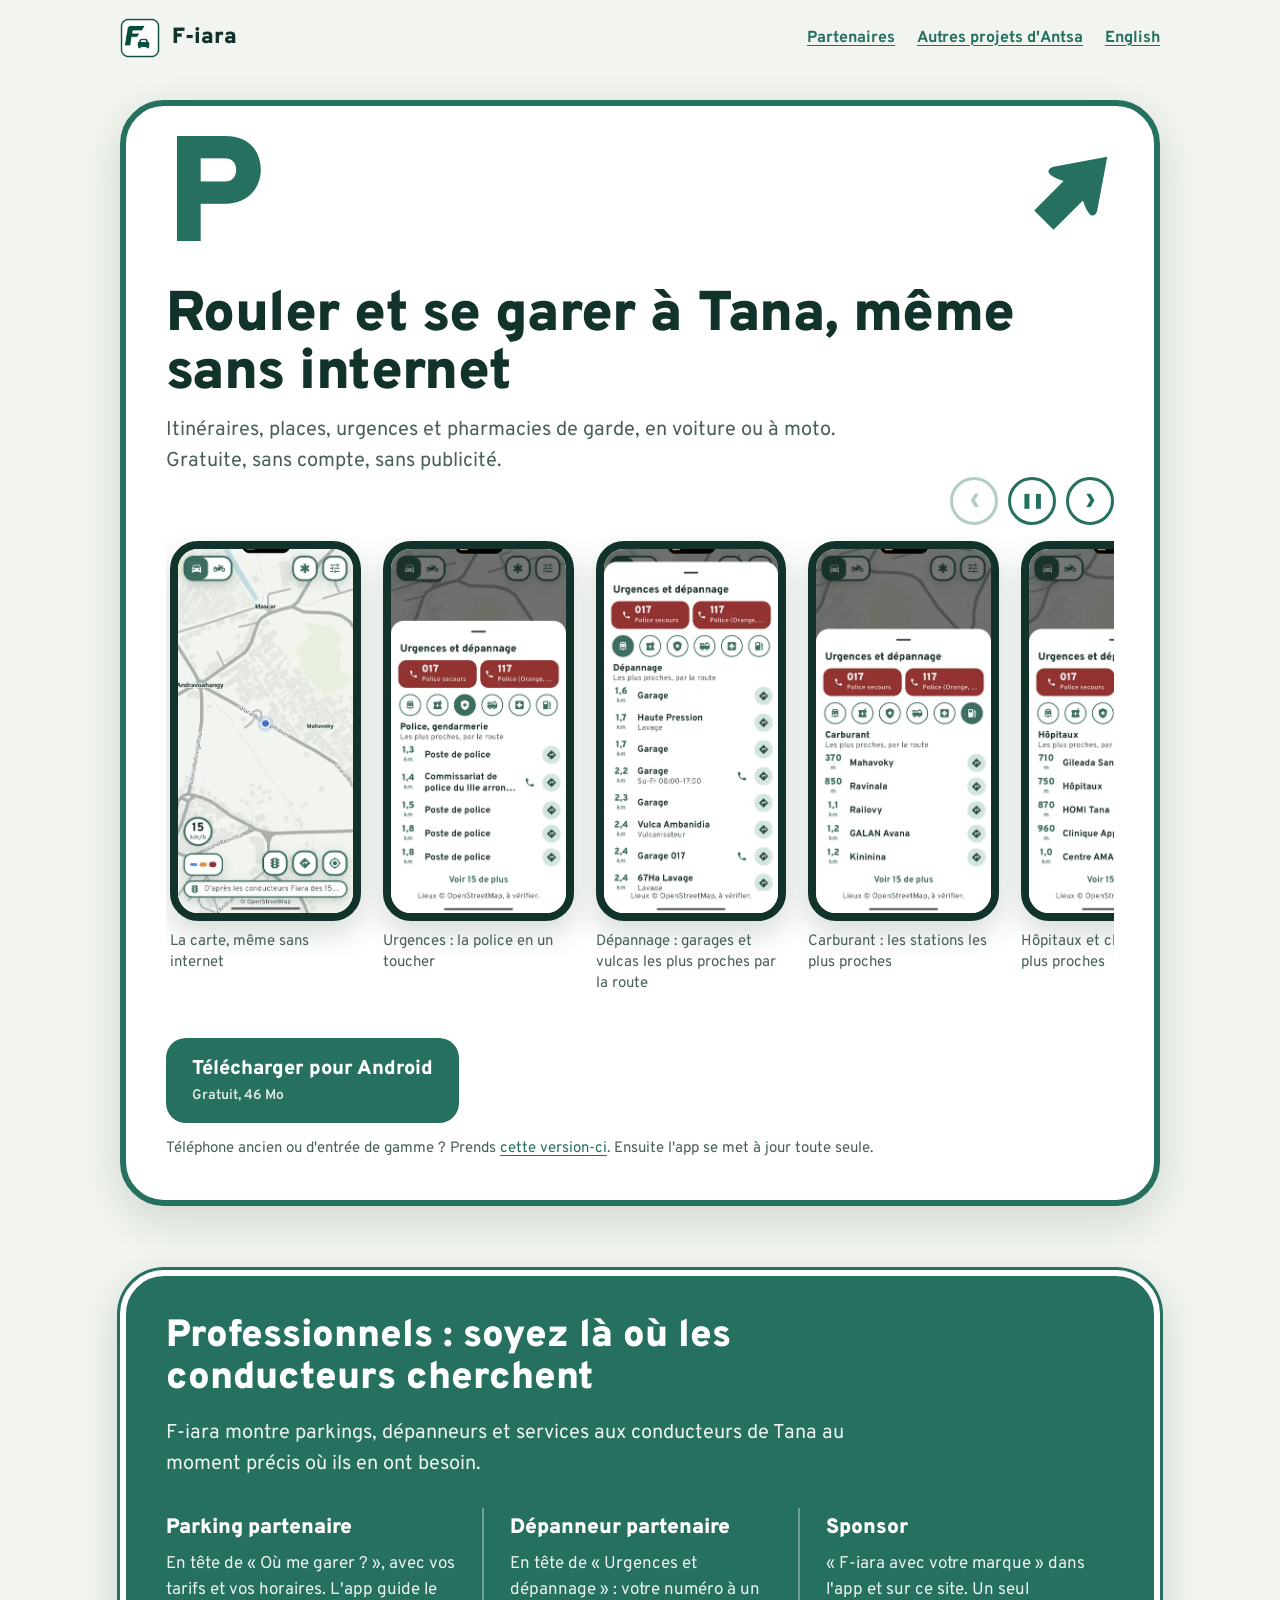
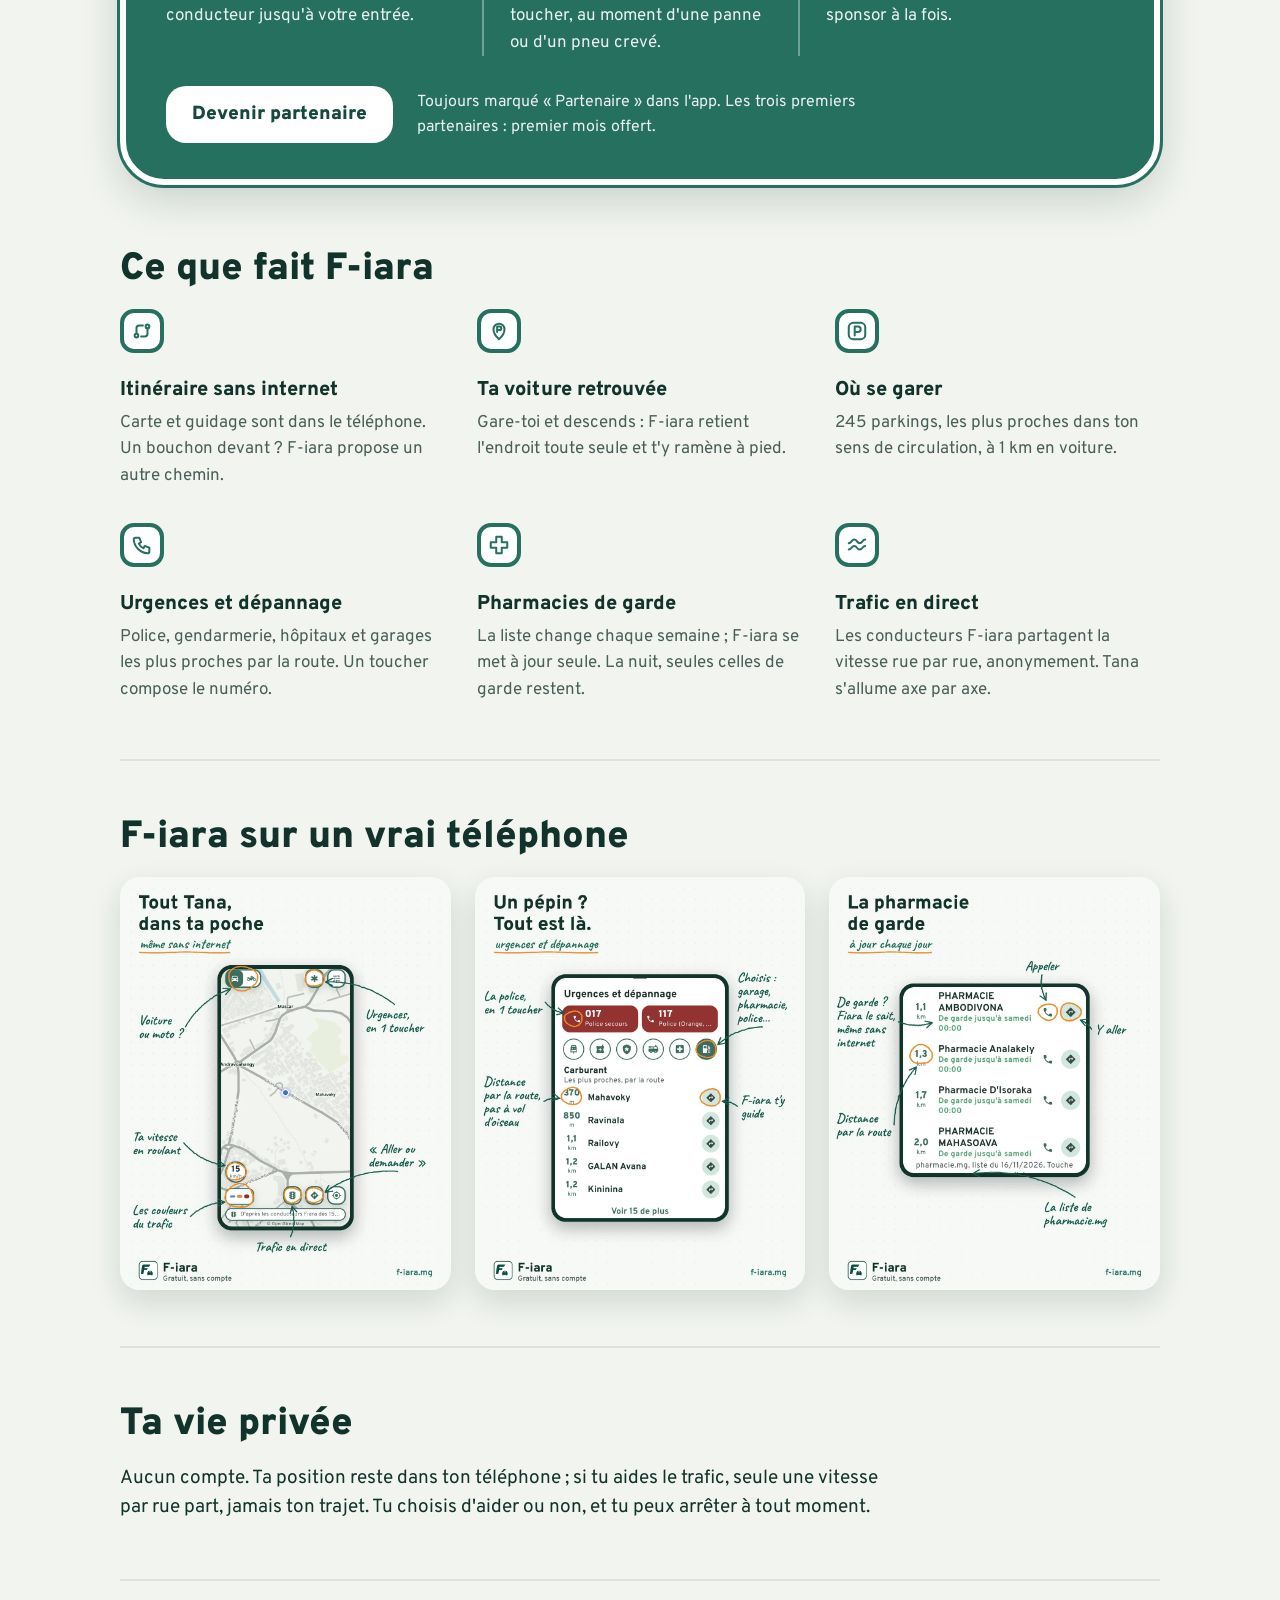
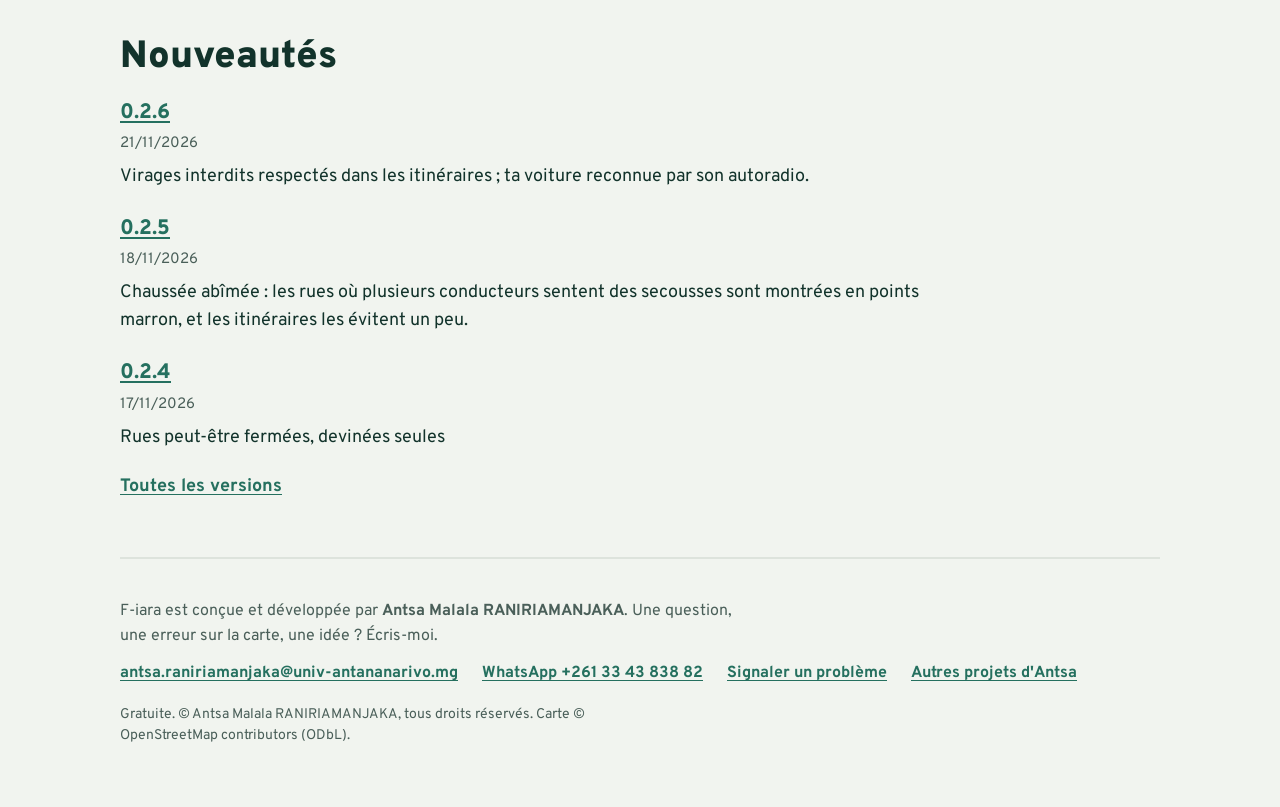
<file: index.html>
<!doctype html>
<html lang="fr">
<head>
<meta charset="utf-8">
<meta name="viewport" content="width=device-width, initial-scale=1">
<title>F-iara — Rouler et se garer à Tana, même sans internet</title>
<meta name="description" content="Itinéraires, places, urgences et pharmacies de garde, en voiture ou à moto. Gratuite, sans compte, sans publicité.">
<meta property="og:title" content="F-iara">
<meta property="og:description" content="Itinéraires, places, urgences et pharmacies de garde, en voiture ou à moto. Gratuite, sans compte, sans publicité.">
<meta property="og:image" content="https://f-iara.mg/assets/partage.png">
<link rel="icon" href="assets/favicon.png">
<link rel="alternate" hreflang="en" href="en/">
<link rel="stylesheet" href="style.css">
<script src="defile.js" defer></script>
</head>
<body data-version="0.2.6">
<div class="wrap">
  <header class="top">
    <a class="brand" href=""><img src="assets/icone.png" alt="">F-iara</a>
    <nav class="nav">
      <a href="#partenaires">Partenaires</a>
      <a class="nav-more" href="projets/">Autres projets d&#x27;Antsa</a>
      <a class="lang" href="en/" hreflang="en">English</a>
    </nav>
  </header>

  <main>
    <div class="hero">
      <div class="sign">
        <div class="sign-head" aria-hidden="true">
          <span class="sign-p">P</span>
          <svg class="sign-arrow" viewBox="0 0 100 100"><path fill="#25705f" d="M92 8 80 72c-1 5-6 9-10 3-3-4-5-9-7-15L28 95 5 72l35-35c-6-2-11-4-15-7-6-4-2-9 3-10Z"/></svg>
        </div>
        <h1>Rouler et se garer à Tana, même sans internet</h1>
        <p class="lead">Itinéraires, places, urgences et pharmacies de garde, en voiture ou à moto. Gratuite, sans compte, sans publicité.</p>
        <div class="carousel" data-pause="Arrêter le défilement" data-play="Reprendre le défilement"><div class="rail-buttons" hidden><button type="button" class="rb-back" aria-label="Captures précédentes">‹</button><button type="button" class="rb-pause" aria-label="Arrêter le défilement" aria-pressed="false">❚❚</button><button type="button" class="rb-next" aria-label="Captures suivantes">›</button></div><ul class="rail" tabindex="0" aria-label="Captures de F-iara"><li class="shot phone"><figure><img src="assets/fiara-1.webp" width="365" height="760" decoding="async" alt="La carte, même sans internet"><figcaption>La carte, même sans internet</figcaption></figure></li><li class="shot phone"><figure><img src="assets/fiara-2.webp" width="365" height="760" decoding="async" alt="Urgences : la police en un toucher"><figcaption>Urgences : la police en un toucher</figcaption></figure></li><li class="shot phone"><figure><img src="assets/fiara-3.webp" width="365" height="760" loading="lazy" decoding="async" alt="Dépannage : garages et vulcas les plus proches par la route"><figcaption>Dépannage : garages et vulcas les plus proches par la route</figcaption></figure></li><li class="shot phone"><figure><img src="assets/fiara-4.webp" width="365" height="760" loading="lazy" decoding="async" alt="Carburant : les stations les plus proches"><figcaption>Carburant : les stations les plus proches</figcaption></figure></li><li class="shot phone"><figure><img src="assets/fiara-5.webp" width="365" height="760" loading="lazy" decoding="async" alt="Hôpitaux et cliniques les plus proches"><figcaption>Hôpitaux et cliniques les plus proches</figcaption></figure></li><li class="shot phone"><figure><img src="assets/fiara-6.webp" width="365" height="760" loading="lazy" decoding="async" alt="Les pharmacies de garde, à jour"><figcaption>Les pharmacies de garde, à jour</figcaption></figure></li></ul></div>
        <a class="download" href="https://github.com/raantss18/Fiara/releases/latest/download/fiara-arm64-v8a.apk"><span>Télécharger pour Android<small>Gratuit, 46 Mo</small></span></a><p class="download-alt">Téléphone ancien ou d'entrée de gamme ? Prends <a href="https://github.com/raantss18/Fiara/releases/latest/download/fiara-armeabi-v7a.apk">cette version-ci</a>. Ensuite l'app se met à jour toute seule.</p>
      </div>
    </div>

    <section class="partners" id="partenaires" aria-labelledby="partners-title">
      <h2 id="partners-title">Professionnels : soyez là où les conducteurs cherchent</h2>
      <p class="partners-lead">F-iara montre parkings, dépanneurs et services aux conducteurs de Tana au moment précis où ils en ont besoin.</p>
      <ul class="offers">
        <li><h3>Parking partenaire</h3><p>En tête de « Où me garer ? », avec vos tarifs et vos horaires. L&#x27;app guide le conducteur jusqu&#x27;à votre entrée.</p></li>
        <li><h3>Dépanneur partenaire</h3><p>En tête de « Urgences et dépannage » : votre numéro à un toucher, au moment d&#x27;une panne ou d&#x27;un pneu crevé.</p></li>
        <li><h3>Sponsor</h3><p>« F-iara avec votre marque » dans l&#x27;app et sur ce site. Un seul sponsor à la fois.</p></li>
      </ul>
      <div class="partners-cta">
        <a class="cta" href="https://wa.me/261334383882?text=Bonjour%2C%20je%20souhaite%20devenir%20partenaire%20de%20F-iara.">Devenir partenaire</a>
        <p>Toujours marqué « Partenaire » dans l&#x27;app. Les trois premiers partenaires : premier mois offert.</p>
      </div>
    </section>

    <section aria-labelledby="what">
      <h2 id="what">Ce que fait F-iara</h2>
      <ul class="features">
        <li><svg viewBox="0 0 24 24" aria-hidden="true"><path d="M6 19a2 2 0 1 0 0-4 2 2 0 0 0 0 4ZM18 9a2 2 0 1 0 0-4 2 2 0 0 0 0 4ZM6 15V9a3 3 0 0 1 3-3h4M18 9v6a3 3 0 0 1-3 3h-4"/></svg><h3>Itinéraire sans internet</h3><p>Carte et guidage sont dans le téléphone. Un bouchon devant ? F-iara propose un autre chemin.</p></li>
        <li><svg viewBox="0 0 24 24" aria-hidden="true"><path d="M12 21s-6-5.5-6-11a6 6 0 0 1 12 0c0 5.5-6 11-6 11Z"/><path d="M10 13V7h2.5a2 2 0 0 1 0 4H10"/></svg><h3>Ta voiture retrouvée</h3><p>Gare-toi et descends : F-iara retient l&#x27;endroit toute seule et t&#x27;y ramène à pied.</p></li>
        <li><svg viewBox="0 0 24 24" aria-hidden="true"><rect x="3" y="3" width="18" height="18" rx="5"/><path d="M9.5 17V7h3.5a3 3 0 0 1 0 6H9.5"/></svg><h3>Où se garer</h3><p>245 parkings, les plus proches dans ton sens de circulation, à 1 km en voiture.</p></li>
        <li><svg viewBox="0 0 24 24" aria-hidden="true"><path d="M5 4h4l2 5-2.5 1.5a11 11 0 0 0 5 5L15 13l5 2v4a2 2 0 0 1-2 2A16 16 0 0 1 3 6a2 2 0 0 1 2-2Z"/></svg><h3>Urgences et dépannage</h3><p>Police, gendarmerie, hôpitaux et garages les plus proches par la route. Un toucher compose le numéro.</p></li>
        <li><svg viewBox="0 0 24 24" aria-hidden="true"><path d="M9 3h6v6h6v6h-6v6H9v-6H3V9h6Z"/></svg><h3>Pharmacies de garde</h3><p>La liste change chaque semaine ; F-iara se met à jour seule. La nuit, seules celles de garde restent.</p></li>
        <li><svg viewBox="0 0 24 24" aria-hidden="true"><path d="M3 17c3 0 3-4 6-4s3 4 6 4 3-4 6-4M3 10c3 0 3-4 6-4s3 4 6 4 3-4 6-4"/></svg><h3>Trafic en direct</h3><p>Les conducteurs F-iara partagent la vitesse rue par rue, anonymement. Tana s&#x27;allume axe par axe.</p></li>
      </ul>
    </section>

    <section aria-labelledby="shots">
      <h2 id="shots">F-iara sur un vrai téléphone</h2>
      <ul class="shots"><li><a href="assets/affiche-notes-1-carte.webp"><img src="assets/affiche-notes-1-carte.webp" width="360" height="450" loading="lazy" alt="Tout Tana dans ta poche, même sans internet. Annotations : voiture ou moto ; urgences en un toucher ; ta vitesse en roulant ; les couleurs du trafic ; trafic en direct ; « Aller ou demander »."></a></li>
<li><a href="assets/affiche-notes-2-urgences.webp"><img src="assets/affiche-notes-2-urgences.webp" width="360" height="450" loading="lazy" alt="Un pépin ? Tout est là. Annotations : la police en un toucher ; choisis garage, pharmacie, police… ; distance par la route, pas à vol d&#x27;oiseau ; F-iara t&#x27;y guide."></a></li>
<li><a href="assets/affiche-notes-3-pharmacie.webp"><img src="assets/affiche-notes-3-pharmacie.webp" width="360" height="450" loading="lazy" alt="La pharmacie de garde, à jour chaque jour. Annotations : de garde, F-iara le sait même sans internet ; appeler ; y aller ; distance par la route ; la liste de pharmacie.mg."></a></li></ul>
    </section>

    <section class="privacy" aria-labelledby="privacy">
      <h2 id="privacy">Ta vie privée</h2>
      <p>Aucun compte. Ta position reste dans ton téléphone ; si tu aides le trafic, seule une vitesse par rue part, jamais ton trajet. Tu choisis d&#x27;aider ou non, et tu peux arrêter à tout moment.</p>
    </section>

    <section aria-labelledby="news">
      <h2 id="news">Nouveautés</h2>
      <div class="releases"><article class="release"><h3><a href="https://github.com/raantss18/Fiara/releases/tag/app-v0.2.6">0.2.6</a></h3><time datetime="2026-11-21">21/11/2026</time><p>Virages interdits respectés dans les itinéraires ; ta voiture reconnue par son autoradio.</p></article>
<article class="release"><h3><a href="https://github.com/raantss18/Fiara/releases/tag/app-v0.2.5">0.2.5</a></h3><time datetime="2026-11-18">18/11/2026</time><p>Chaussée abîmée : les rues où plusieurs conducteurs sentent des secousses sont montrées en points marron, et les itinéraires les évitent un peu.</p></article>
<article class="release"><h3><a href="https://github.com/raantss18/Fiara/releases/tag/app-v0.2.4">0.2.4</a></h3><time datetime="2026-11-17">17/11/2026</time><p>Rues peut-être fermées, devinées seules</p></article></div>
      <p class="all"><a href="https://github.com/raantss18/Fiara/releases">Toutes les versions</a></p>
    </section>
  </main>

  <footer>
    <p>F-iara est conçue et développée par <strong>Antsa Malala RANIRIAMANJAKA</strong>. Une question, une erreur sur la carte, une idée ? Écris-moi.</p>
    <ul class="contact">
      <li><a href="mailto:antsa.raniriamanjaka@univ-antananarivo.mg?subject=F-iara">antsa.raniriamanjaka@univ-antananarivo.mg</a></li>
      <li><a href="https://wa.me/261334383882">WhatsApp +261 33 43 838 82</a></li>
      <li><a href="https://github.com/raantss18/Fiara/issues">Signaler un problème</a></li>
      <li><a href="projets/">Autres projets d&#x27;Antsa</a></li>
    </ul>
    <p class="legal">Gratuite. © Antsa Malala RANIRIAMANJAKA, tous droits réservés. Carte © OpenStreetMap contributors (ODbL).</p>
  </footer>
</div>
</body>
</html>
</file>
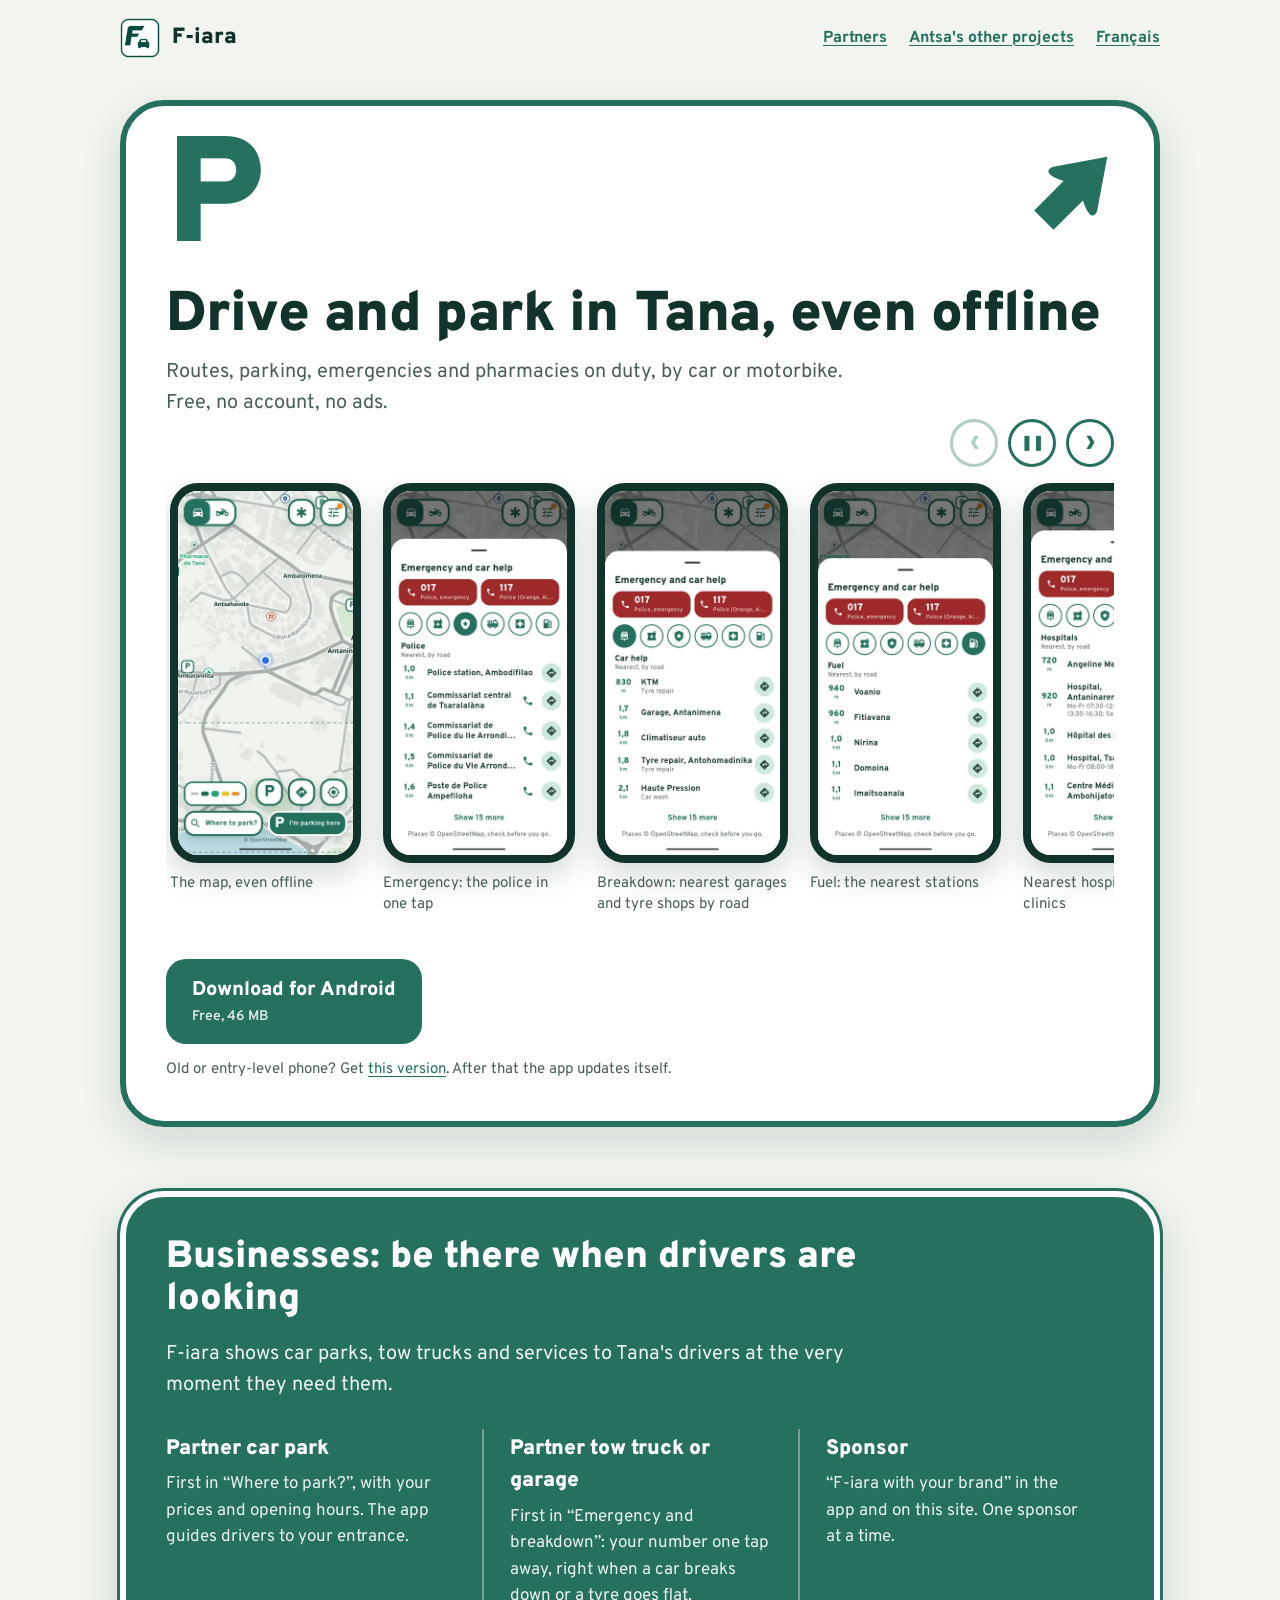
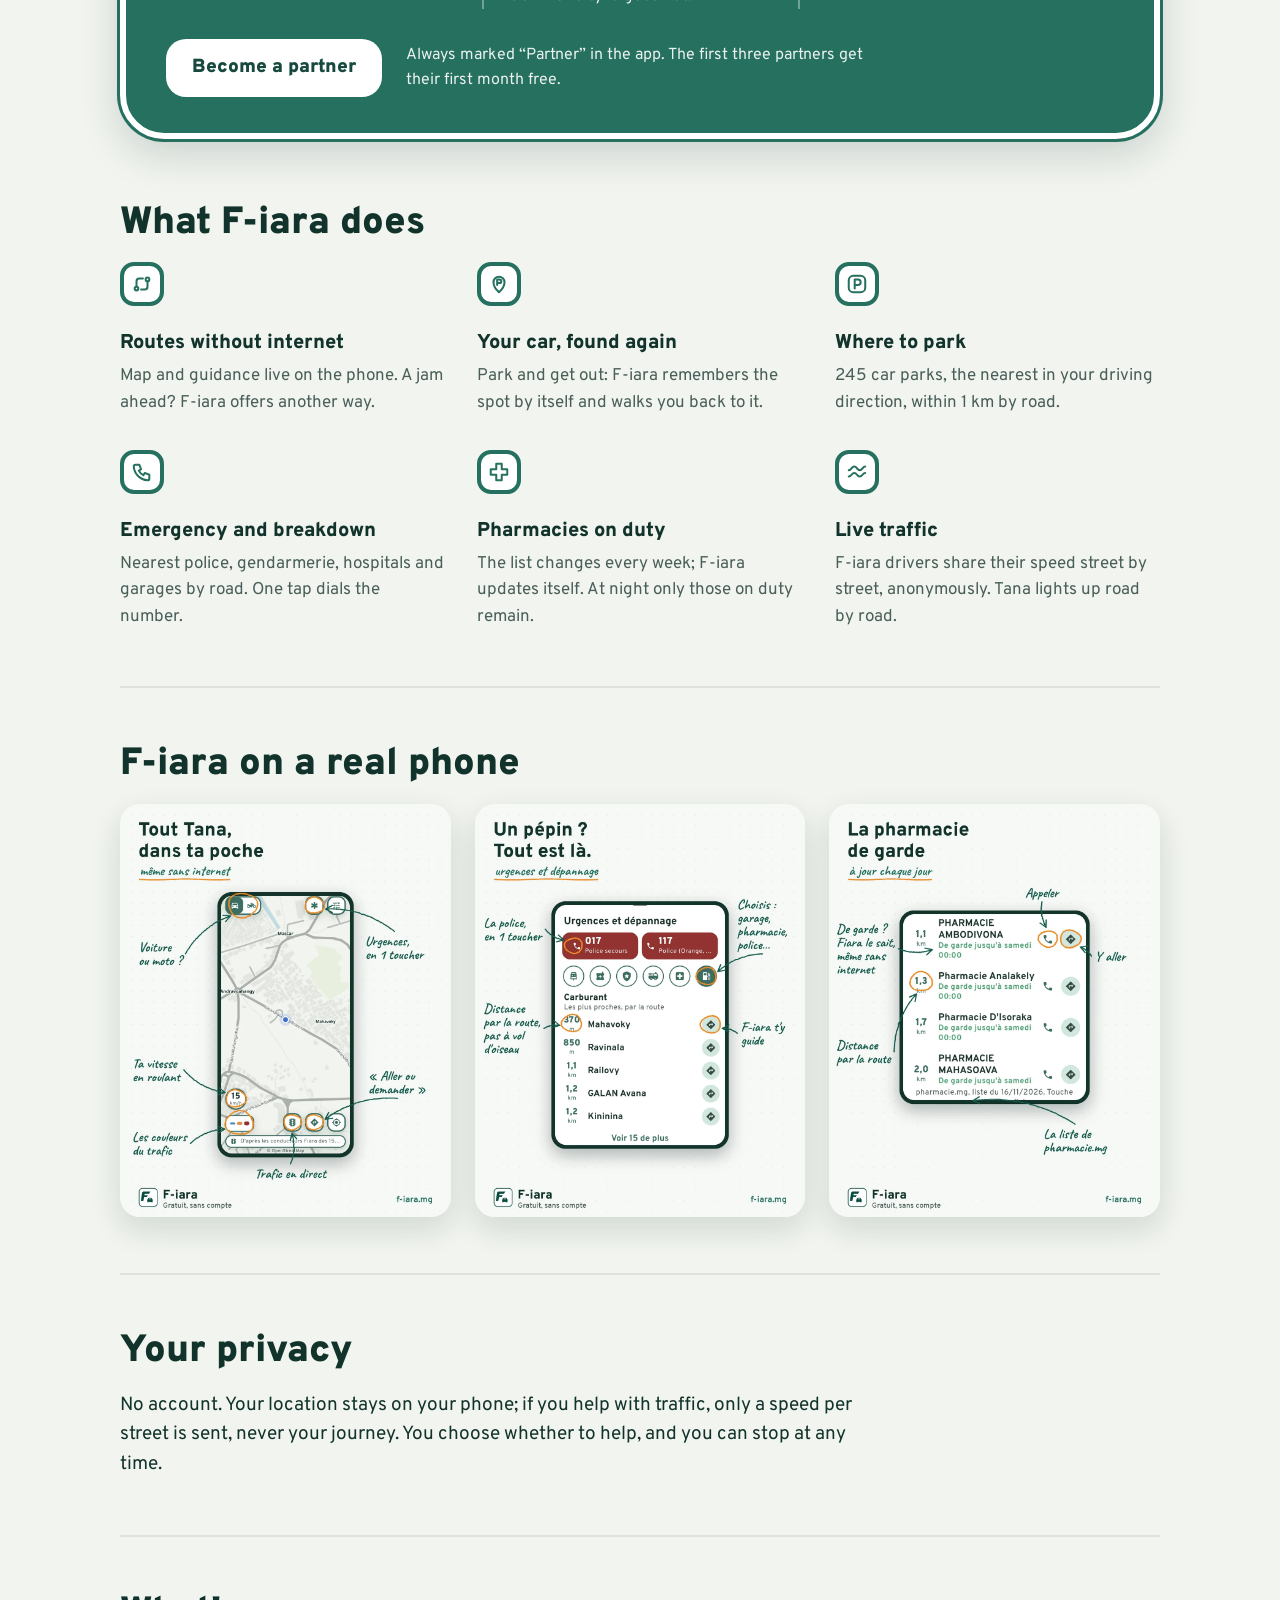
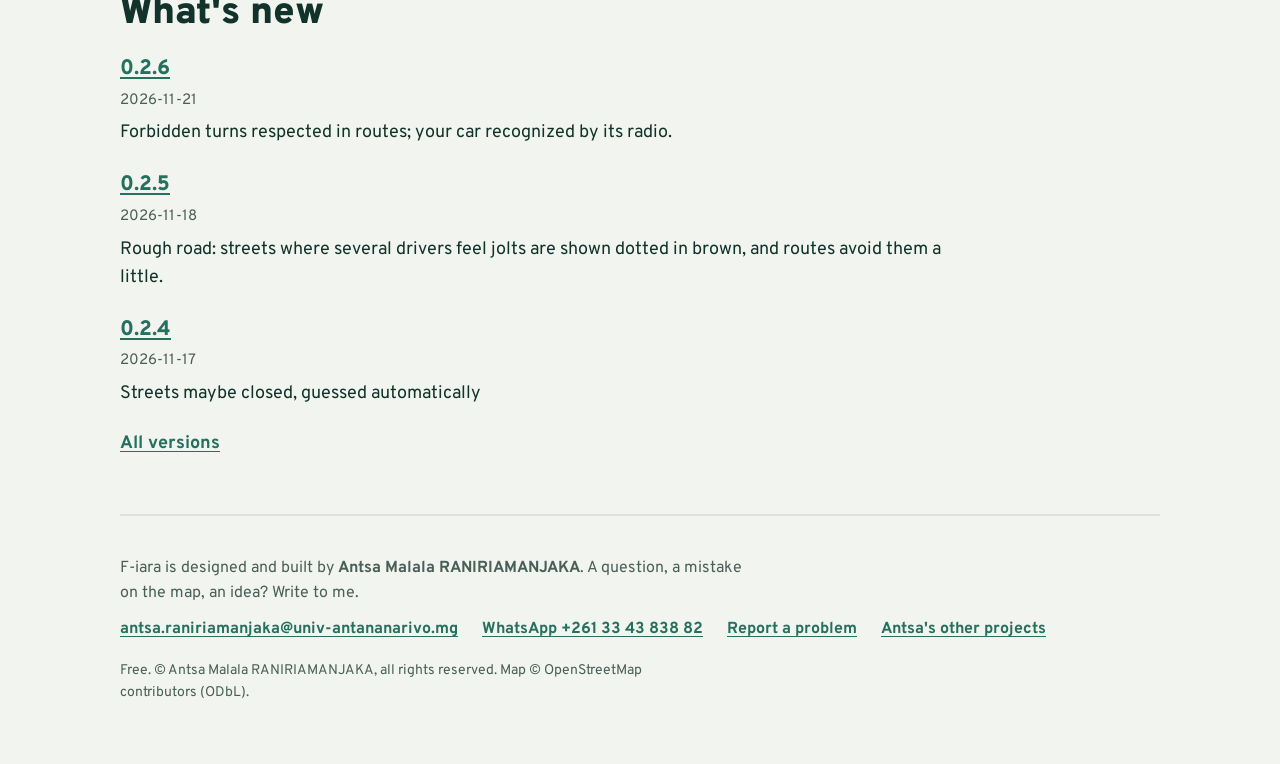
<file: en/index.html>
<!doctype html>
<html lang="en">
<head>
<meta charset="utf-8">
<meta name="viewport" content="width=device-width, initial-scale=1">
<title>F-iara — Drive and park in Tana, even offline</title>
<meta name="description" content="Routes, parking, emergencies and pharmacies on duty, by car or motorbike. Free, no account, no ads.">
<meta property="og:title" content="F-iara">
<meta property="og:description" content="Routes, parking, emergencies and pharmacies on duty, by car or motorbike. Free, no account, no ads.">
<meta property="og:image" content="https://f-iara.mg/assets/partage.png">
<link rel="icon" href="../assets/favicon.png">
<link rel="alternate" hreflang="fr" href="../">
<link rel="stylesheet" href="../style.css">
<script src="../defile.js" defer></script>
</head>
<body data-version="0.2.6">
<div class="wrap">
  <header class="top">
    <a class="brand" href="../en/"><img src="../assets/icone.png" alt="">F-iara</a>
    <nav class="nav">
      <a href="#partenaires">Partners</a>
      <a class="nav-more" href="../en/projets/">Antsa&#x27;s other projects</a>
      <a class="lang" href="../" hreflang="fr">Français</a>
    </nav>
  </header>

  <main>
    <div class="hero">
      <div class="sign">
        <div class="sign-head" aria-hidden="true">
          <span class="sign-p">P</span>
          <svg class="sign-arrow" viewBox="0 0 100 100"><path fill="#25705f" d="M92 8 80 72c-1 5-6 9-10 3-3-4-5-9-7-15L28 95 5 72l35-35c-6-2-11-4-15-7-6-4-2-9 3-10Z"/></svg>
        </div>
        <h1>Drive and park in Tana, even offline</h1>
        <p class="lead">Routes, parking, emergencies and pharmacies on duty, by car or motorbike. Free, no account, no ads.</p>
        <div class="carousel" data-pause="Stop the slideshow" data-play="Resume the slideshow"><div class="rail-buttons" hidden><button type="button" class="rb-back" aria-label="Previous screenshots">‹</button><button type="button" class="rb-pause" aria-label="Stop the slideshow" aria-pressed="false">❚❚</button><button type="button" class="rb-next" aria-label="Next screenshots">›</button></div><ul class="rail" tabindex="0" aria-label="Screenshots of F-iara"><li class="shot phone"><figure><img src="../assets/fiara-1-en.webp" width="366" height="760" decoding="async" alt="The map, even offline"><figcaption>The map, even offline</figcaption></figure></li><li class="shot phone"><figure><img src="../assets/fiara-2-en.webp" width="366" height="760" decoding="async" alt="Emergency: the police in one tap"><figcaption>Emergency: the police in one tap</figcaption></figure></li><li class="shot phone"><figure><img src="../assets/fiara-3-en.webp" width="366" height="760" loading="lazy" decoding="async" alt="Breakdown: nearest garages and tyre shops by road"><figcaption>Breakdown: nearest garages and tyre shops by road</figcaption></figure></li><li class="shot phone"><figure><img src="../assets/fiara-4-en.webp" width="366" height="760" loading="lazy" decoding="async" alt="Fuel: the nearest stations"><figcaption>Fuel: the nearest stations</figcaption></figure></li><li class="shot phone"><figure><img src="../assets/fiara-5-en.webp" width="366" height="760" loading="lazy" decoding="async" alt="Nearest hospitals and clinics"><figcaption>Nearest hospitals and clinics</figcaption></figure></li><li class="shot phone"><figure><img src="../assets/fiara-6-en.webp" width="366" height="760" loading="lazy" decoding="async" alt="Pharmacies on duty, up to date"><figcaption>Pharmacies on duty, up to date</figcaption></figure></li></ul></div>
        <a class="download" href="https://github.com/raantss18/Fiara/releases/latest/download/fiara-arm64-v8a.apk"><span>Download for Android<small>Free, 46 MB</small></span></a><p class="download-alt">Old or entry-level phone? Get <a href="https://github.com/raantss18/Fiara/releases/latest/download/fiara-armeabi-v7a.apk">this version</a>. After that the app updates itself.</p>
      </div>
    </div>

    <section class="partners" id="partenaires" aria-labelledby="partners-title">
      <h2 id="partners-title">Businesses: be there when drivers are looking</h2>
      <p class="partners-lead">F-iara shows car parks, tow trucks and services to Tana&#x27;s drivers at the very moment they need them.</p>
      <ul class="offers">
        <li><h3>Partner car park</h3><p>First in “Where to park?”, with your prices and opening hours. The app guides drivers to your entrance.</p></li>
        <li><h3>Partner tow truck or garage</h3><p>First in “Emergency and breakdown”: your number one tap away, right when a car breaks down or a tyre goes flat.</p></li>
        <li><h3>Sponsor</h3><p>“F-iara with your brand” in the app and on this site. One sponsor at a time.</p></li>
      </ul>
      <div class="partners-cta">
        <a class="cta" href="https://wa.me/261334383882?text=Hello%2C%20I%20would%20like%20to%20become%20an%20F-iara%20partner.">Become a partner</a>
        <p>Always marked “Partner” in the app. The first three partners get their first month free.</p>
      </div>
    </section>

    <section aria-labelledby="what">
      <h2 id="what">What F-iara does</h2>
      <ul class="features">
        <li><svg viewBox="0 0 24 24" aria-hidden="true"><path d="M6 19a2 2 0 1 0 0-4 2 2 0 0 0 0 4ZM18 9a2 2 0 1 0 0-4 2 2 0 0 0 0 4ZM6 15V9a3 3 0 0 1 3-3h4M18 9v6a3 3 0 0 1-3 3h-4"/></svg><h3>Routes without internet</h3><p>Map and guidance live on the phone. A jam ahead? F-iara offers another way.</p></li>
        <li><svg viewBox="0 0 24 24" aria-hidden="true"><path d="M12 21s-6-5.5-6-11a6 6 0 0 1 12 0c0 5.5-6 11-6 11Z"/><path d="M10 13V7h2.5a2 2 0 0 1 0 4H10"/></svg><h3>Your car, found again</h3><p>Park and get out: F-iara remembers the spot by itself and walks you back to it.</p></li>
        <li><svg viewBox="0 0 24 24" aria-hidden="true"><rect x="3" y="3" width="18" height="18" rx="5"/><path d="M9.5 17V7h3.5a3 3 0 0 1 0 6H9.5"/></svg><h3>Where to park</h3><p>245 car parks, the nearest in your driving direction, within 1 km by road.</p></li>
        <li><svg viewBox="0 0 24 24" aria-hidden="true"><path d="M5 4h4l2 5-2.5 1.5a11 11 0 0 0 5 5L15 13l5 2v4a2 2 0 0 1-2 2A16 16 0 0 1 3 6a2 2 0 0 1 2-2Z"/></svg><h3>Emergency and breakdown</h3><p>Nearest police, gendarmerie, hospitals and garages by road. One tap dials the number.</p></li>
        <li><svg viewBox="0 0 24 24" aria-hidden="true"><path d="M9 3h6v6h6v6h-6v6H9v-6H3V9h6Z"/></svg><h3>Pharmacies on duty</h3><p>The list changes every week; F-iara updates itself. At night only those on duty remain.</p></li>
        <li><svg viewBox="0 0 24 24" aria-hidden="true"><path d="M3 17c3 0 3-4 6-4s3 4 6 4 3-4 6-4M3 10c3 0 3-4 6-4s3 4 6 4 3-4 6-4"/></svg><h3>Live traffic</h3><p>F-iara drivers share their speed street by street, anonymously. Tana lights up road by road.</p></li>
      </ul>
    </section>

    <section aria-labelledby="shots">
      <h2 id="shots">F-iara on a real phone</h2>
      <ul class="shots"><li><a href="../assets/affiche-notes-1-carte.webp"><img src="../assets/affiche-notes-1-carte.webp" width="360" height="450" loading="lazy" alt="All of Tana in your pocket, even offline. Notes: car or motorbike; emergency in one tap; your speed while driving; the traffic colours; live traffic; “Go or ask”."></a></li>
<li><a href="../assets/affiche-notes-2-urgences.webp"><img src="../assets/affiche-notes-2-urgences.webp" width="360" height="450" loading="lazy" alt="Trouble? It&#x27;s all here. Notes: the police in one tap; pick garage, pharmacy, police…; distance by road, not as the crow flies; F-iara guides you there."></a></li>
<li><a href="../assets/affiche-notes-3-pharmacie.webp"><img src="../assets/affiche-notes-3-pharmacie.webp" width="360" height="450" loading="lazy" alt="The pharmacy on duty, updated every day. Notes: on duty, F-iara knows even offline; call; go there; distance by road; the pharmacie.mg list."></a></li></ul>
    </section>

    <section class="privacy" aria-labelledby="privacy">
      <h2 id="privacy">Your privacy</h2>
      <p>No account. Your location stays on your phone; if you help with traffic, only a speed per street is sent, never your journey. You choose whether to help, and you can stop at any time.</p>
    </section>

    <section aria-labelledby="news">
      <h2 id="news">What&#x27;s new</h2>
      <div class="releases"><article class="release"><h3><a href="https://github.com/raantss18/Fiara/releases/tag/app-v0.2.6">0.2.6</a></h3><time datetime="2026-11-21">2026-11-21</time><p>Forbidden turns respected in routes; your car recognized by its radio.</p></article>
<article class="release"><h3><a href="https://github.com/raantss18/Fiara/releases/tag/app-v0.2.5">0.2.5</a></h3><time datetime="2026-11-18">2026-11-18</time><p>Rough road: streets where several drivers feel jolts are shown dotted in brown, and routes avoid them a little.</p></article>
<article class="release"><h3><a href="https://github.com/raantss18/Fiara/releases/tag/app-v0.2.4">0.2.4</a></h3><time datetime="2026-11-17">2026-11-17</time><p>Streets maybe closed, guessed automatically</p></article></div>
      <p class="all"><a href="https://github.com/raantss18/Fiara/releases">All versions</a></p>
    </section>
  </main>

  <footer>
    <p>F-iara is designed and built by <strong>Antsa Malala RANIRIAMANJAKA</strong>. A question, a mistake on the map, an idea? Write to me.</p>
    <ul class="contact">
      <li><a href="mailto:antsa.raniriamanjaka@univ-antananarivo.mg?subject=F-iara">antsa.raniriamanjaka@univ-antananarivo.mg</a></li>
      <li><a href="https://wa.me/261334383882">WhatsApp +261 33 43 838 82</a></li>
      <li><a href="https://github.com/raantss18/Fiara/issues">Report a problem</a></li>
      <li><a href="../en/projets/">Antsa&#x27;s other projects</a></li>
    </ul>
    <p class="legal">Free. © Antsa Malala RANIRIAMANJAKA, all rights reserved. Map © OpenStreetMap contributors (ODbL).</p>
  </footer>
</div>
</body>
</html>
</file>
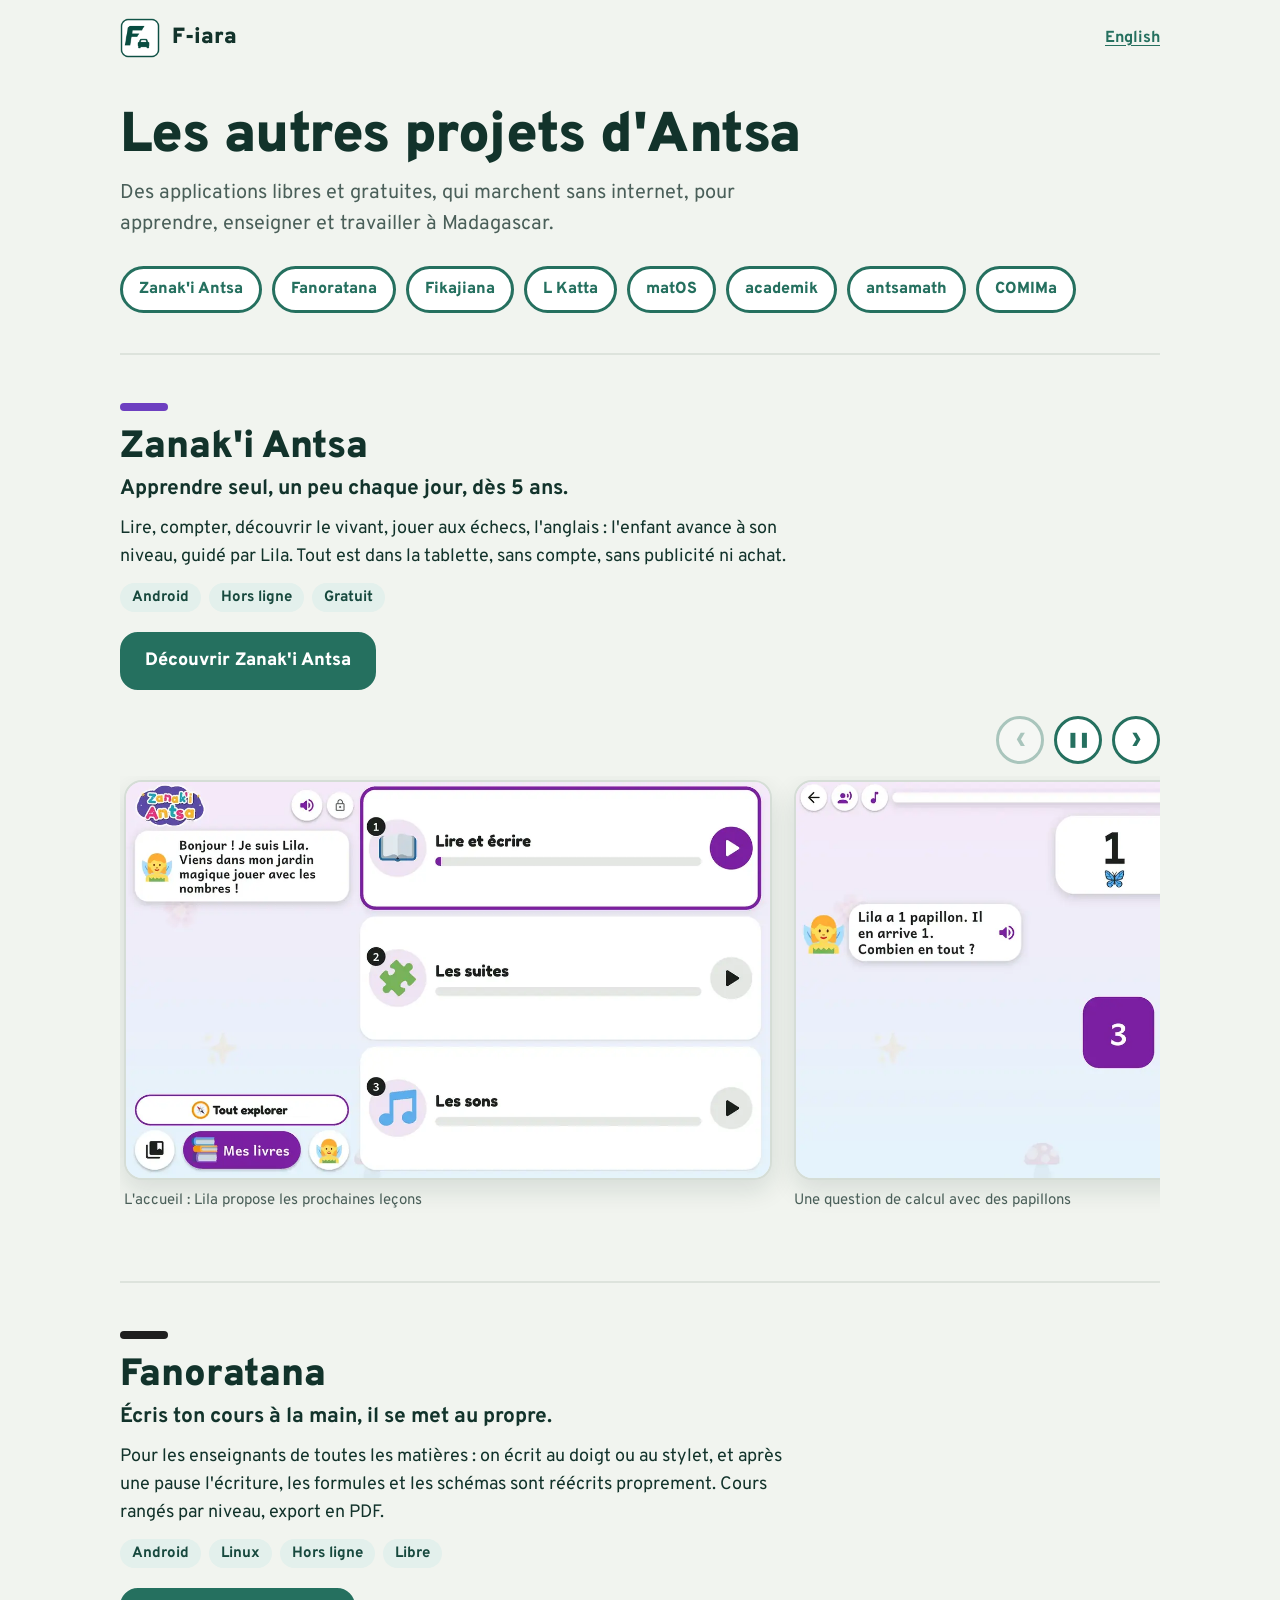
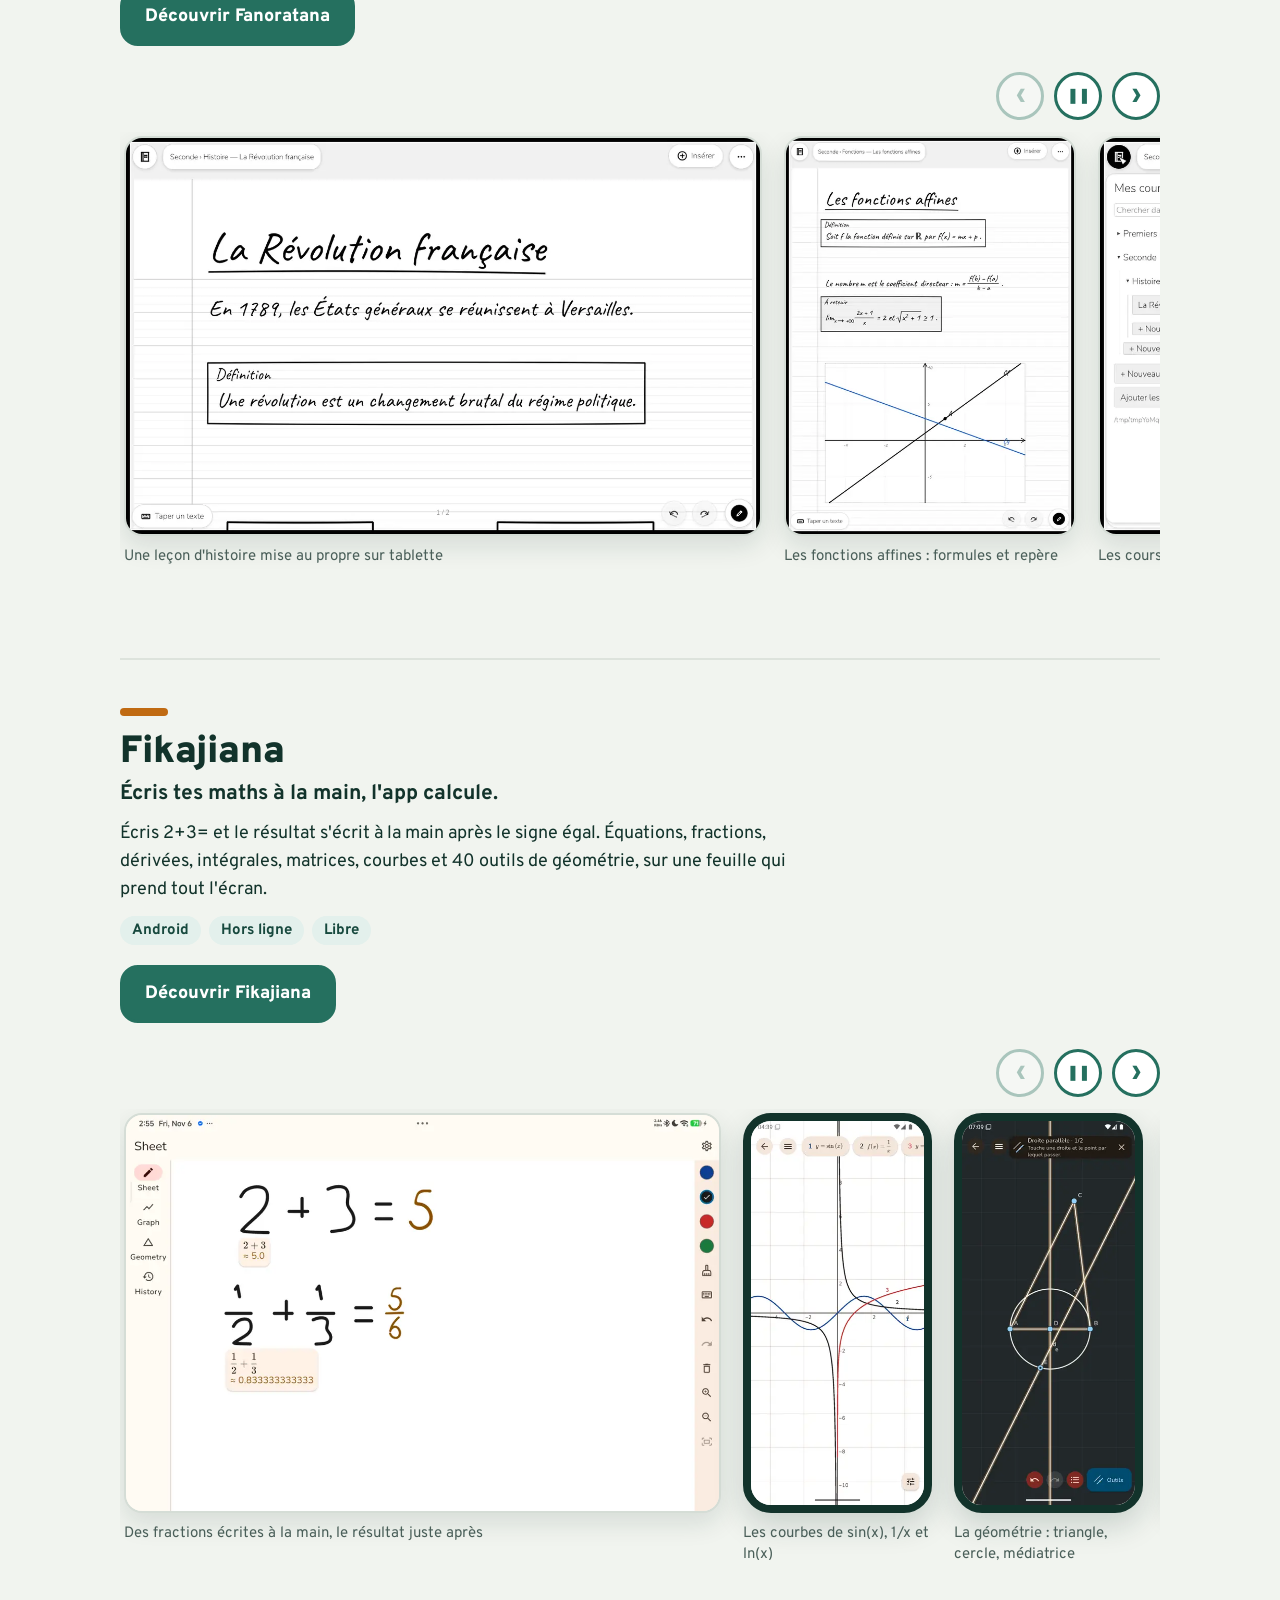
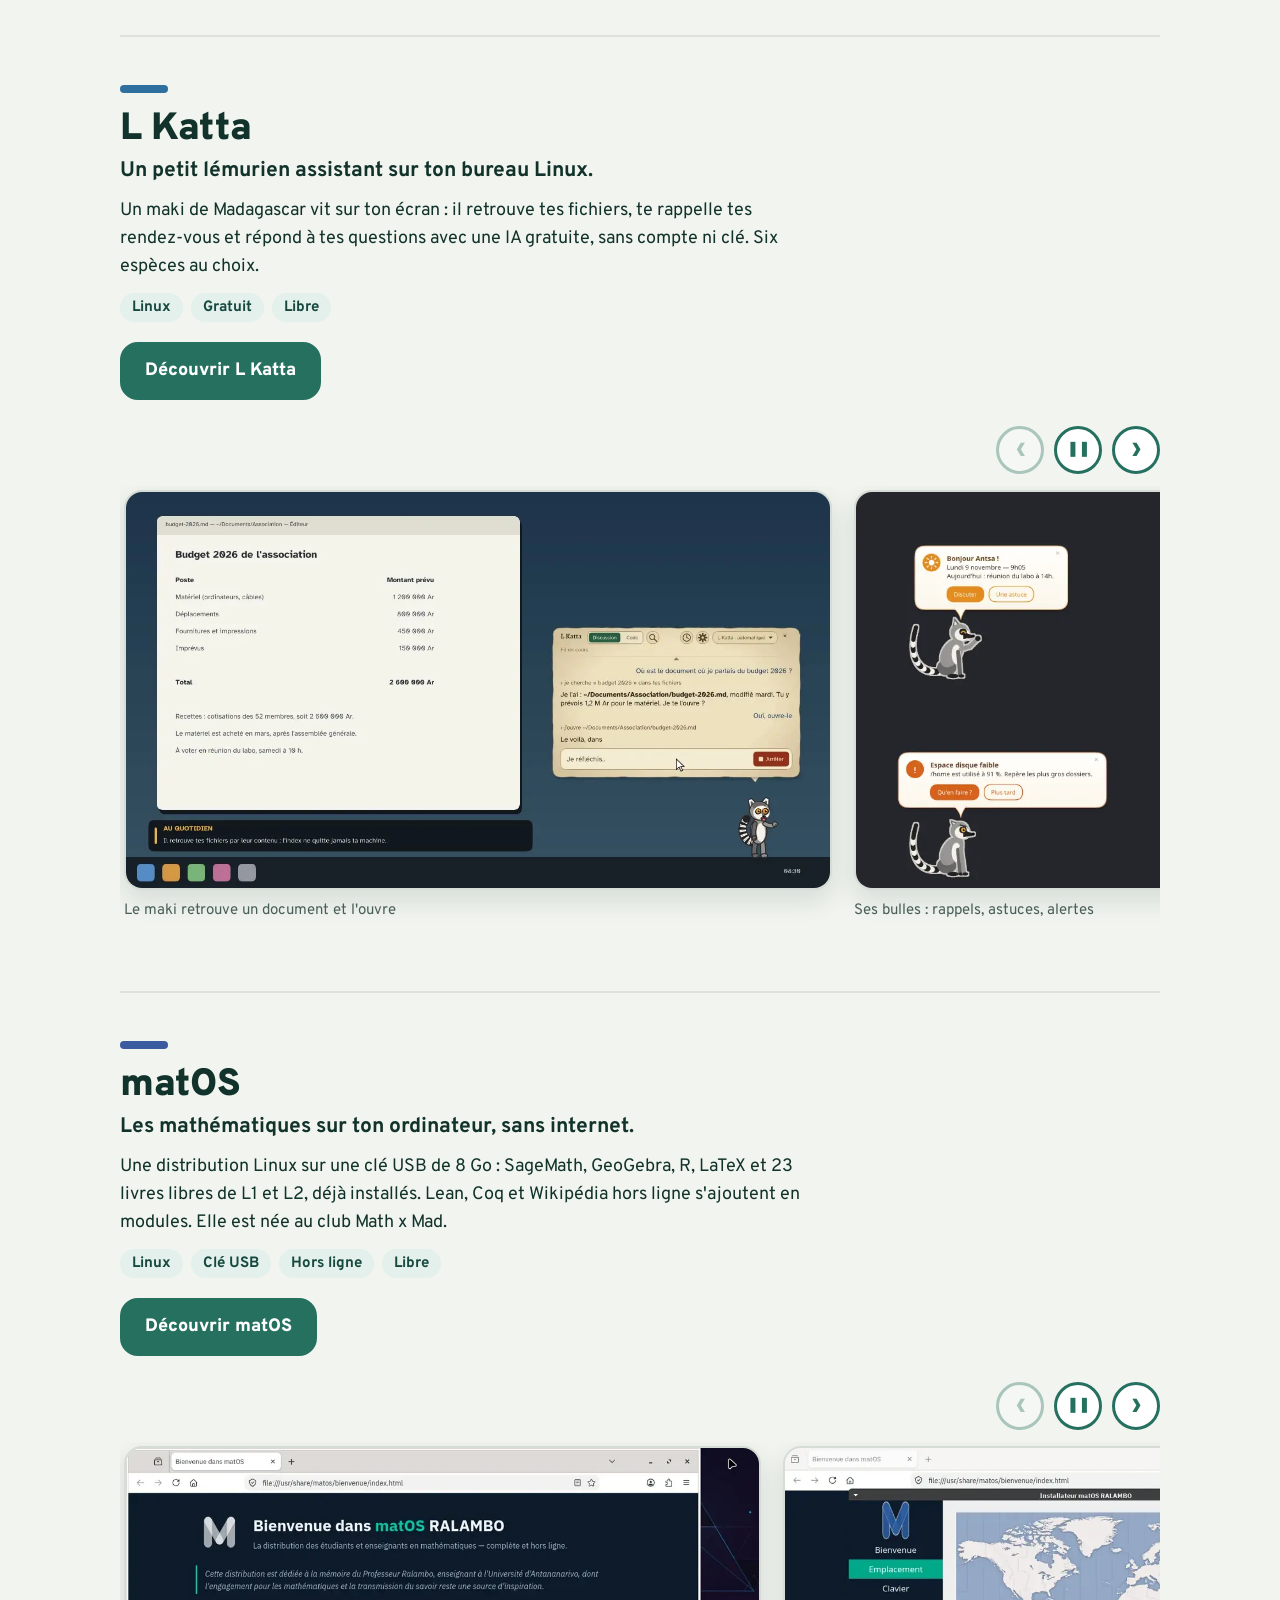
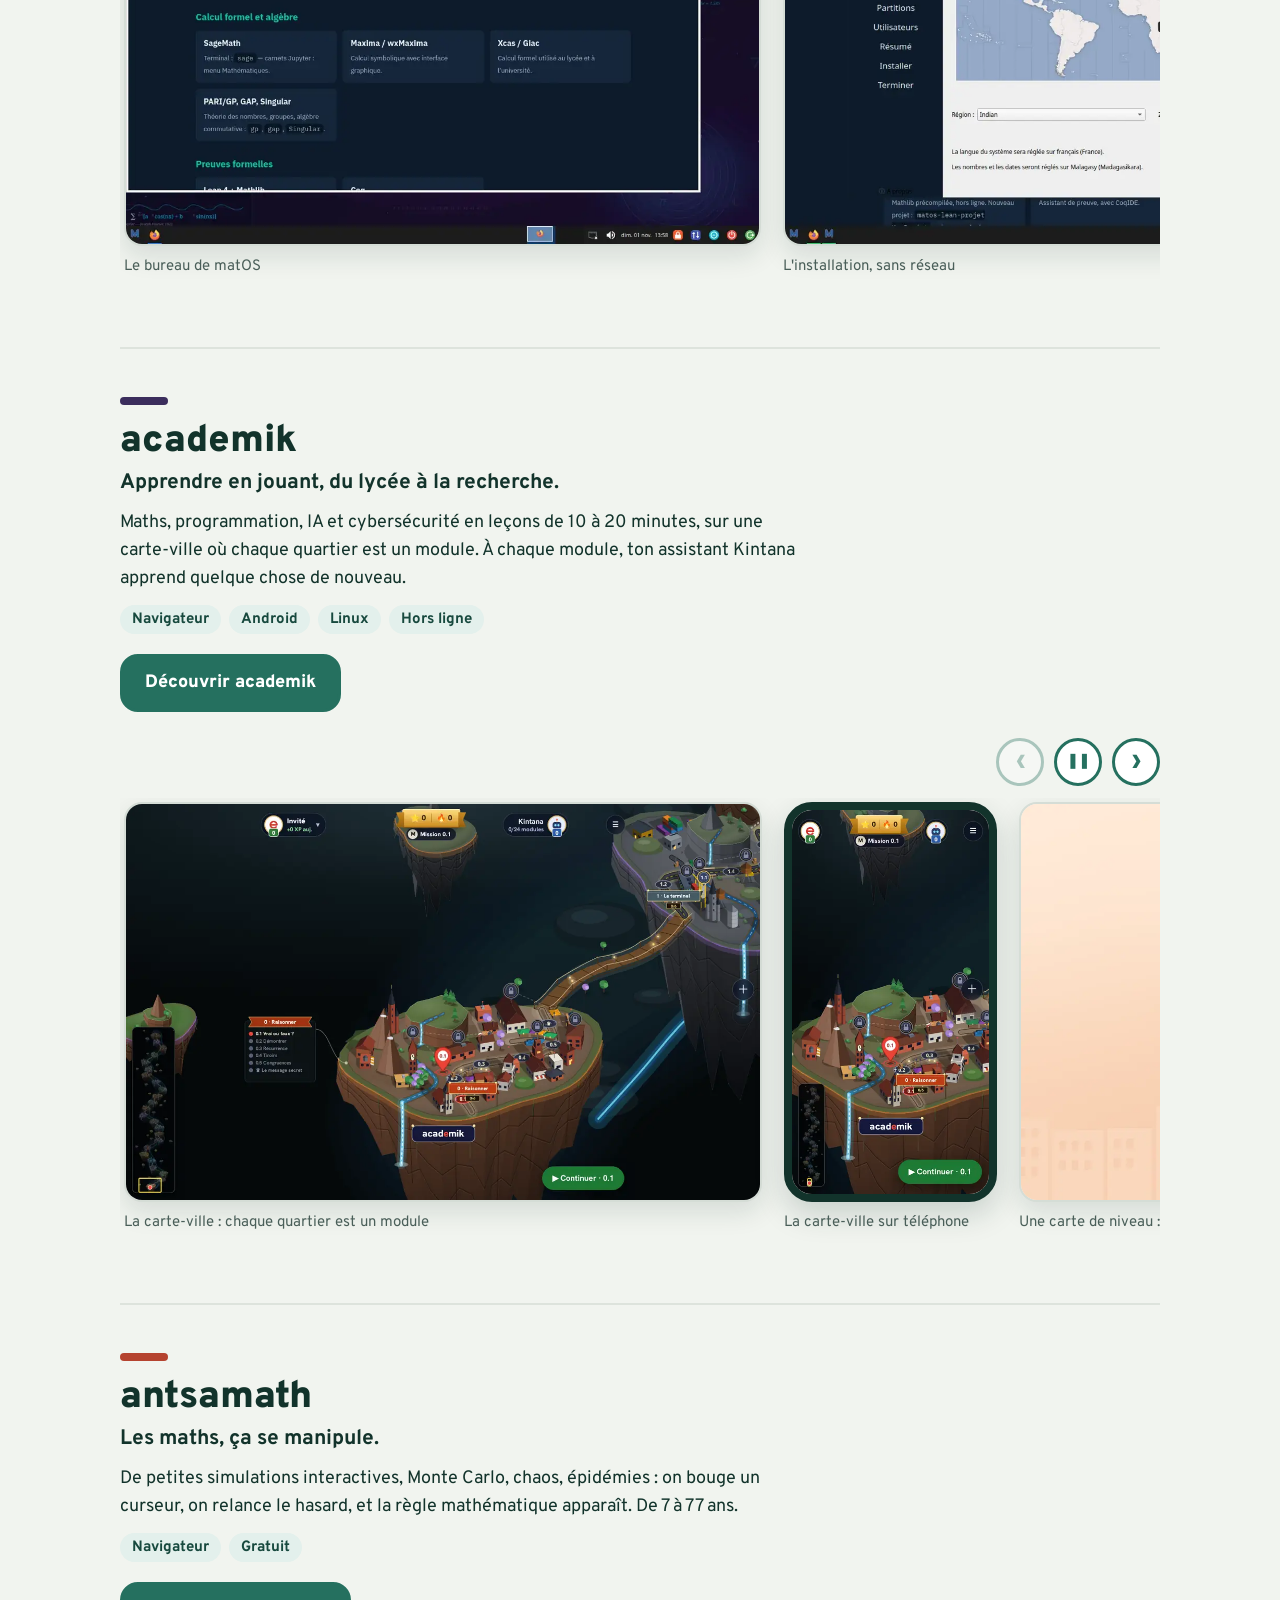
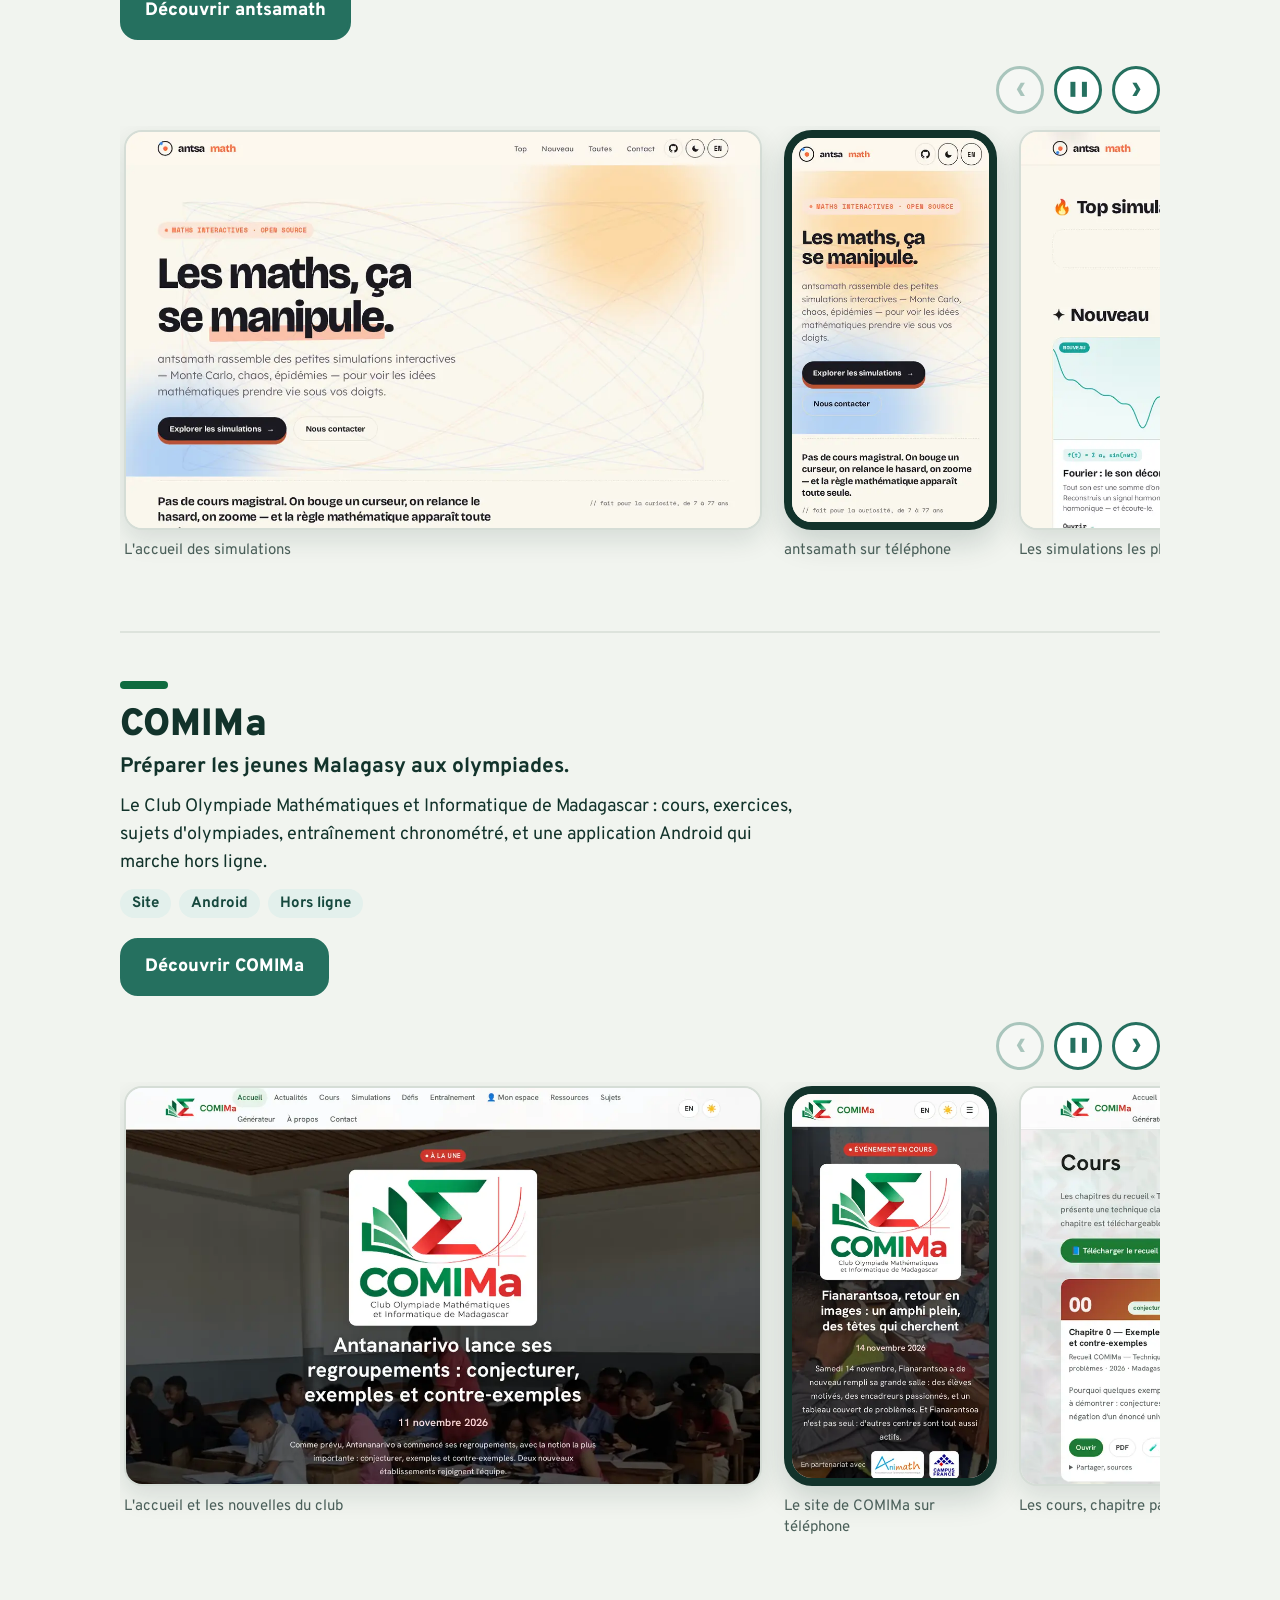
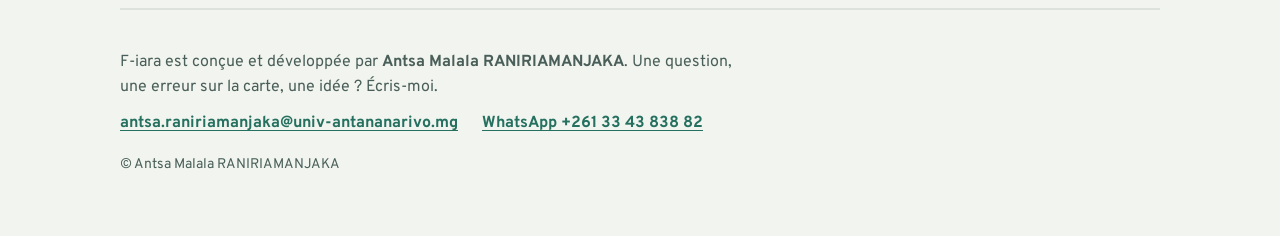
<file: projets/index.html>
<!doctype html>
<html lang="fr">
<head>
<meta charset="utf-8">
<meta name="viewport" content="width=device-width, initial-scale=1">
<title>Les autres projets d&#x27;Antsa — F-iara</title>
<meta name="description" content="Des applications libres et gratuites, qui marchent sans internet, pour apprendre, enseigner et travailler à Madagascar.">
<meta property="og:title" content="Les autres projets d&#x27;Antsa">
<meta property="og:description" content="Des applications libres et gratuites, qui marchent sans internet, pour apprendre, enseigner et travailler à Madagascar.">
<meta property="og:image" content="https://f-iara.mg/assets/projets/zanakiantsa-1.webp">
<link rel="icon" href="../assets/favicon.png">
<link rel="alternate" hreflang="en" href="../en/projets/">
<link rel="stylesheet" href="../style.css">
<script src="../defile.js" defer></script>
</head>
<body class="portfolio">
<div class="wrap">
  <header class="top">
    <a class="brand" href="../"><img src="../assets/icone.png" alt="">F-iara</a>
    <nav class="nav">
      <a class="lang" href="../en/projets/" hreflang="en">English</a>
    </nav>
  </header>

  <main>
    <div class="p-hero">
      <h1>Les autres projets d&#x27;Antsa</h1>
      <p class="lead">Des applications libres et gratuites, qui marchent sans internet, pour apprendre, enseigner et travailler à Madagascar.</p>
      <nav class="p-index" aria-label="Aller à un projet">
        <ul><li><a href="#zanakiantsa">Zanak&#x27;i Antsa</a></li><li><a href="#fanoratana">Fanoratana</a></li><li><a href="#fikajiana">Fikajiana</a></li><li><a href="#lkatta">L Katta</a></li><li><a href="#matos">matOS</a></li><li><a href="#academik">academik</a></li><li><a href="#antsamath">antsamath</a></li><li><a href="#comima">COMIMa</a></li></ul>
      </nav>
    </div>
<section class="project" id="zanakiantsa" aria-labelledby="zanakiantsa-t" style="--accent:#6d3fc0">
  <div class="project-text">
    <h2 id="zanakiantsa-t">Zanak&#x27;i Antsa</h2>
    <p class="project-lead">Apprendre seul, un peu chaque jour, dès 5 ans.</p>
    <p>Lire, compter, découvrir le vivant, jouer aux échecs, l&#x27;anglais : l&#x27;enfant avance à son niveau, guidé par Lila. Tout est dans la tablette, sans compte, sans publicité ni achat.</p>
    <ul class="facts"><li>Android</li><li>Hors ligne</li><li>Gratuit</li></ul>
    <a class="go" href="https://raantss18.github.io/zanakiantsa/">Découvrir Zanak&#x27;i Antsa</a>
  </div>
  <div class="carousel" data-pause="Arrêter le défilement" data-play="Reprendre le défilement"><div class="rail-buttons" hidden><button type="button" class="rb-back" aria-label="Captures précédentes">‹</button><button type="button" class="rb-pause" aria-label="Arrêter le défilement" aria-pressed="false">❚❚</button><button type="button" class="rb-next" aria-label="Captures suivantes">›</button></div><ul class="rail" tabindex="0" aria-label="Captures de Zanak&#x27;i Antsa"><li class="shot wide"><figure><img src="../assets/projets/zanakiantsa-1.webp" width="1236" height="760" decoding="async" alt="L&#x27;accueil : Lila propose les prochaines leçons"><figcaption>L&#x27;accueil : Lila propose les prochaines leçons</figcaption></figure></li><li class="shot wide"><figure><img src="../assets/projets/zanakiantsa-2.webp" width="1236" height="760" decoding="async" alt="Une question de calcul avec des papillons"><figcaption>Une question de calcul avec des papillons</figcaption></figure></li><li class="shot wide"><figure><img src="../assets/projets/zanakiantsa-3.webp" width="1236" height="760" loading="lazy" decoding="async" alt="Un problème d&#x27;échecs à deux"><figcaption>Un problème d&#x27;échecs à deux</figcaption></figure></li><li class="shot wide"><figure><img src="../assets/projets/zanakiantsa-4.webp" width="1236" height="760" loading="lazy" decoding="async" alt="Tous les thèmes : lire, nombres, vivant, dessin, anglais…"><figcaption>Tous les thèmes : lire, nombres, vivant, dessin, anglais…</figcaption></figure></li><li class="shot wide"><figure><img src="../assets/projets/zanakiantsa-5.webp" width="1216" height="760" loading="lazy" decoding="async" alt="Dix domaines, 424 compétences, de la GS au collège"><figcaption>Dix domaines, 424 compétences, de la GS au collège</figcaption></figure></li><li class="shot wide"><figure><img src="../assets/projets/zanakiantsa-6.webp" width="1216" height="760" loading="lazy" decoding="async" alt="Le site de Zanak&#x27;i Antsa"><figcaption>Le site de Zanak&#x27;i Antsa</figcaption></figure></li></ul></div>
</section>
<section class="project" id="fanoratana" aria-labelledby="fanoratana-t" style="--accent:#1f1f1f">
  <div class="project-text">
    <h2 id="fanoratana-t">Fanoratana</h2>
    <p class="project-lead">Écris ton cours à la main, il se met au propre.</p>
    <p>Pour les enseignants de toutes les matières : on écrit au doigt ou au stylet, et après une pause l&#x27;écriture, les formules et les schémas sont réécrits proprement. Cours rangés par niveau, export en PDF.</p>
    <ul class="facts"><li>Android</li><li>Linux</li><li>Hors ligne</li><li>Libre</li></ul>
    <a class="go" href="https://raantss18.github.io/Fanoratana/">Découvrir Fanoratana</a>
  </div>
  <div class="carousel" data-pause="Arrêter le défilement" data-play="Reprendre le défilement"><div class="rail-buttons" hidden><button type="button" class="rb-back" aria-label="Captures précédentes">‹</button><button type="button" class="rb-pause" aria-label="Arrêter le défilement" aria-pressed="false">❚❚</button><button type="button" class="rb-next" aria-label="Captures suivantes">›</button></div><ul class="rail" tabindex="0" aria-label="Captures de Fanoratana"><li class="shot wide"><figure><img src="../assets/projets/fanoratana-1.webp" width="1216" height="760" decoding="async" alt="Une leçon d&#x27;histoire mise au propre sur tablette"><figcaption>Une leçon d&#x27;histoire mise au propre sur tablette</figcaption></figure></li><li class="shot page"><figure><img src="../assets/projets/fanoratana-2.webp" width="553" height="760" decoding="async" alt="Les fonctions affines : formules et repère"><figcaption>Les fonctions affines : formules et repère</figcaption></figure></li><li class="shot wide"><figure><img src="../assets/projets/fanoratana-3.webp" width="1216" height="760" loading="lazy" decoding="async" alt="Les cours rangés par niveau et par chapitre"><figcaption>Les cours rangés par niveau et par chapitre</figcaption></figure></li><li class="shot page"><figure><img src="../assets/projets/fanoratana-4.webp" width="537" height="760" loading="lazy" decoding="async" alt="Une page exportée : tableau, surlignage, courbe"><figcaption>Une page exportée : tableau, surlignage, courbe</figcaption></figure></li><li class="shot wide"><figure><img src="../assets/projets/fanoratana-5.webp" width="1216" height="760" loading="lazy" decoding="async" alt="Insérer un tableau, une courbe ou une image"><figcaption>Insérer un tableau, une courbe ou une image</figcaption></figure></li><li class="shot wide"><figure><img src="../assets/projets/fanoratana-6.webp" width="1280" height="400" loading="lazy" decoding="async" alt="Avant et après la mise au propre"><figcaption>Avant et après la mise au propre</figcaption></figure></li><li class="shot wide"><figure><img src="../assets/projets/fanoratana-7.webp" width="1216" height="760" loading="lazy" decoding="async" alt="Le site de Fanoratana"><figcaption>Le site de Fanoratana</figcaption></figure></li></ul></div>
</section>
<section class="project" id="fikajiana" aria-labelledby="fikajiana-t" style="--accent:#c06a12">
  <div class="project-text">
    <h2 id="fikajiana-t">Fikajiana</h2>
    <p class="project-lead">Écris tes maths à la main, l&#x27;app calcule.</p>
    <p>Écris 2+3= et le résultat s&#x27;écrit à la main après le signe égal. Équations, fractions, dérivées, intégrales, matrices, courbes et 40 outils de géométrie, sur une feuille qui prend tout l&#x27;écran.</p>
    <ul class="facts"><li>Android</li><li>Hors ligne</li><li>Libre</li></ul>
    <a class="go" href="https://raantss18.github.io/Fikajiana/">Découvrir Fikajiana</a>
  </div>
  <div class="carousel" data-pause="Arrêter le défilement" data-play="Reprendre le défilement"><div class="rail-buttons" hidden><button type="button" class="rb-back" aria-label="Captures précédentes">‹</button><button type="button" class="rb-pause" aria-label="Arrêter le défilement" aria-pressed="false">❚❚</button><button type="button" class="rb-next" aria-label="Captures suivantes">›</button></div><ul class="rail" tabindex="0" aria-label="Captures de Fikajiana"><li class="shot wide"><figure><img src="../assets/projets/fikajiana-1.webp" width="1139" height="760" decoding="async" alt="Des fractions écrites à la main, le résultat juste après"><figcaption>Des fractions écrites à la main, le résultat juste après</figcaption></figure></li><li class="shot phone"><figure><img src="../assets/projets/fikajiana-2.webp" width="342" height="760" decoding="async" alt="Les courbes de sin(x), 1/x et ln(x)"><figcaption>Les courbes de sin(x), 1/x et ln(x)</figcaption></figure></li><li class="shot phone"><figure><img src="../assets/projets/fikajiana-3.webp" width="342" height="760" loading="lazy" decoding="async" alt="La géométrie : triangle, cercle, médiatrice"><figcaption>La géométrie : triangle, cercle, médiatrice</figcaption></figure></li><li class="shot wide"><figure><img src="../assets/projets/fikajiana-4.webp" width="1139" height="760" loading="lazy" decoding="async" alt="Les formes tracées à main levée deviennent nettes"><figcaption>Les formes tracées à main levée deviennent nettes</figcaption></figure></li><li class="shot page"><figure><img src="../assets/projets/fikajiana-5.webp" width="480" height="511" loading="lazy" decoding="async" alt="x+3=4 : la solution s&#x27;écrit dessous"><figcaption>x+3=4 : la solution s&#x27;écrit dessous</figcaption></figure></li><li class="shot wide"><figure><img src="../assets/projets/fikajiana-6.webp" width="1360" height="457" loading="lazy" decoding="async" alt="Téléphone et tablette, en clair et en sombre"><figcaption>Téléphone et tablette, en clair et en sombre</figcaption></figure></li><li class="shot wide"><figure><img src="../assets/projets/fikajiana-7.webp" width="1216" height="760" loading="lazy" decoding="async" alt="Le site de Fikajiana"><figcaption>Le site de Fikajiana</figcaption></figure></li></ul></div>
</section>
<section class="project" id="lkatta" aria-labelledby="lkatta-t" style="--accent:#2f6f9f">
  <div class="project-text">
    <h2 id="lkatta-t">L Katta</h2>
    <p class="project-lead">Un petit lémurien assistant sur ton bureau Linux.</p>
    <p>Un maki de Madagascar vit sur ton écran : il retrouve tes fichiers, te rappelle tes rendez-vous et répond à tes questions avec une IA gratuite, sans compte ni clé. Six espèces au choix.</p>
    <ul class="facts"><li>Linux</li><li>Gratuit</li><li>Libre</li></ul>
    <a class="go" href="https://raantss18.github.io/L-Katta/">Découvrir L Katta</a>
  </div>
  <div class="carousel" data-pause="Arrêter le défilement" data-play="Reprendre le défilement"><div class="rail-buttons" hidden><button type="button" class="rb-back" aria-label="Captures précédentes">‹</button><button type="button" class="rb-pause" aria-label="Arrêter le défilement" aria-pressed="false">❚❚</button><button type="button" class="rb-next" aria-label="Captures suivantes">›</button></div><ul class="rail" tabindex="0" aria-label="Captures de L Katta"><li class="shot wide"><figure><img src="../assets/projets/lkatta-1.webp" width="1280" height="720" decoding="async" alt="Le maki retrouve un document et l&#x27;ouvre"><figcaption>Le maki retrouve un document et l&#x27;ouvre</figcaption></figure></li><li class="shot wide"><figure><img src="../assets/projets/lkatta-2.webp" width="1260" height="620" decoding="async" alt="Ses bulles : rappels, astuces, alertes"><figcaption>Ses bulles : rappels, astuces, alertes</figcaption></figure></li><li class="shot wide"><figure><img src="../assets/projets/lkatta-3.webp" width="900" height="560" loading="lazy" decoding="async" alt="Le choix automatique du meilleur modèle gratuit"><figcaption>Le choix automatique du meilleur modèle gratuit</figcaption></figure></li><li class="shot page"><figure><img src="../assets/projets/lkatta-4.webp" width="703" height="760" loading="lazy" decoding="async" alt="Les six lémuriens et leurs poses"><figcaption>Les six lémuriens et leurs poses</figcaption></figure></li><li class="shot wide"><figure><img src="../assets/projets/lkatta-5.webp" width="896" height="760" loading="lazy" decoding="async" alt="Les réglages, simples et rangés"><figcaption>Les réglages, simples et rangés</figcaption></figure></li><li class="shot wide"><figure><img src="../assets/projets/lkatta-6.webp" width="1216" height="760" loading="lazy" decoding="async" alt="Le site de L Katta"><figcaption>Le site de L Katta</figcaption></figure></li></ul></div>
</section>
<section class="project" id="matos" aria-labelledby="matos-t" style="--accent:#3a5ba0">
  <div class="project-text">
    <h2 id="matos-t">matOS</h2>
    <p class="project-lead">Les mathématiques sur ton ordinateur, sans internet.</p>
    <p>Une distribution Linux sur une clé USB de 8 Go : SageMath, GeoGebra, R, LaTeX et 23 livres libres de L1 et L2, déjà installés. Lean, Coq et Wikipédia hors ligne s&#x27;ajoutent en modules. Elle est née au club Math x Mad.</p>
    <ul class="facts"><li>Linux</li><li>Clé USB</li><li>Hors ligne</li><li>Libre</li></ul>
    <a class="go" href="https://raantss18.github.io/MatOS/">Découvrir matOS</a>
  </div>
  <div class="carousel" data-pause="Arrêter le défilement" data-play="Reprendre le défilement"><div class="rail-buttons" hidden><button type="button" class="rb-back" aria-label="Captures précédentes">‹</button><button type="button" class="rb-pause" aria-label="Arrêter le défilement" aria-pressed="false">❚❚</button><button type="button" class="rb-next" aria-label="Captures suivantes">›</button></div><ul class="rail" tabindex="0" aria-label="Captures de matOS"><li class="shot wide"><figure><img src="../assets/projets/matos-1.webp" width="1100" height="688" decoding="async" alt="Le bureau de matOS"><figcaption>Le bureau de matOS</figcaption></figure></li><li class="shot wide"><figure><img src="../assets/projets/matos-2.webp" width="1100" height="688" decoding="async" alt="L&#x27;installation, sans réseau"><figcaption>L&#x27;installation, sans réseau</figcaption></figure></li><li class="shot phone"><figure><img src="../assets/projets/matos-3.webp" width="390" height="760" loading="lazy" decoding="async" alt="Le site de matOS sur téléphone"><figcaption>Le site de matOS sur téléphone</figcaption></figure></li><li class="shot wide"><figure><img src="../assets/projets/matos-4.webp" width="1216" height="760" loading="lazy" decoding="async" alt="Le site de matOS"><figcaption>Le site de matOS</figcaption></figure></li><li class="shot wide"><figure><img src="../assets/projets/matos-5.webp" width="1216" height="760" loading="lazy" decoding="async" alt="Ce que contient matOS"><figcaption>Ce que contient matOS</figcaption></figure></li><li class="shot wide"><figure><img src="../assets/projets/matos-6.webp" width="1216" height="760" loading="lazy" decoding="async" alt="Les débuts : le site du club Math x Mad"><figcaption>Les débuts : le site du club Math x Mad</figcaption></figure></li><li class="shot wide"><figure><img src="../assets/projets/matos-7.webp" width="1216" height="760" loading="lazy" decoding="async" alt="Le club InfoMath&#x27;X, d&#x27;où vient matOS"><figcaption>Le club InfoMath&#x27;X, d&#x27;où vient matOS</figcaption></figure></li></ul></div>
</section>
<section class="project" id="academik" aria-labelledby="academik-t" style="--accent:#3b2d5c">
  <div class="project-text">
    <h2 id="academik-t">academik</h2>
    <p class="project-lead">Apprendre en jouant, du lycée à la recherche.</p>
    <p>Maths, programmation, IA et cybersécurité en leçons de 10 à 20 minutes, sur une carte-ville où chaque quartier est un module. À chaque module, ton assistant Kintana apprend quelque chose de nouveau.</p>
    <ul class="facts"><li>Navigateur</li><li>Android</li><li>Linux</li><li>Hors ligne</li></ul>
    <a class="go" href="https://raantss18.github.io/academik/">Découvrir academik</a>
  </div>
  <div class="carousel" data-pause="Arrêter le défilement" data-play="Reprendre le défilement"><div class="rail-buttons" hidden><button type="button" class="rb-back" aria-label="Captures précédentes">‹</button><button type="button" class="rb-pause" aria-label="Arrêter le défilement" aria-pressed="false">❚❚</button><button type="button" class="rb-next" aria-label="Captures suivantes">›</button></div><ul class="rail" tabindex="0" aria-label="Captures de academik"><li class="shot wide"><figure><img src="../assets/projets/academik-1.webp" width="1216" height="760" decoding="async" alt="La carte-ville : chaque quartier est un module"><figcaption>La carte-ville : chaque quartier est un module</figcaption></figure></li><li class="shot phone"><figure><img src="../assets/projets/academik-2.webp" width="390" height="760" decoding="async" alt="La carte-ville sur téléphone"><figcaption>La carte-ville sur téléphone</figcaption></figure></li><li class="shot wide"><figure><img src="../assets/projets/academik-3.webp" width="1216" height="760" loading="lazy" decoding="async" alt="Une carte de niveau : on essaie, on vérifie"><figcaption>Une carte de niveau : on essaie, on vérifie</figcaption></figure></li><li class="shot wide"><figure><img src="../assets/projets/academik-4.webp" width="800" height="696" loading="lazy" decoding="async" alt="Le premier croquis de la carte-ville"><figcaption>Le premier croquis de la carte-ville</figcaption></figure></li></ul></div>
</section>
<section class="project" id="antsamath" aria-labelledby="antsamath-t" style="--accent:#b5432f">
  <div class="project-text">
    <h2 id="antsamath-t">antsamath</h2>
    <p class="project-lead">Les maths, ça se manipule.</p>
    <p>De petites simulations interactives, Monte Carlo, chaos, épidémies : on bouge un curseur, on relance le hasard, et la règle mathématique apparaît. De 7 à 77 ans.</p>
    <ul class="facts"><li>Navigateur</li><li>Gratuit</li></ul>
    <a class="go" href="https://raantss18.github.io/antsamath/">Découvrir antsamath</a>
  </div>
  <div class="carousel" data-pause="Arrêter le défilement" data-play="Reprendre le défilement"><div class="rail-buttons" hidden><button type="button" class="rb-back" aria-label="Captures précédentes">‹</button><button type="button" class="rb-pause" aria-label="Arrêter le défilement" aria-pressed="false">❚❚</button><button type="button" class="rb-next" aria-label="Captures suivantes">›</button></div><ul class="rail" tabindex="0" aria-label="Captures de antsamath"><li class="shot wide"><figure><img src="../assets/projets/antsamath-1.webp" width="1216" height="760" decoding="async" alt="L&#x27;accueil des simulations"><figcaption>L&#x27;accueil des simulations</figcaption></figure></li><li class="shot phone"><figure><img src="../assets/projets/antsamath-2.webp" width="390" height="760" decoding="async" alt="antsamath sur téléphone"><figcaption>antsamath sur téléphone</figcaption></figure></li><li class="shot wide"><figure><img src="../assets/projets/antsamath-3.webp" width="1216" height="760" loading="lazy" decoding="async" alt="Les simulations les plus explorées"><figcaption>Les simulations les plus explorées</figcaption></figure></li><li class="shot wide"><figure><img src="../assets/projets/antsamath-4.webp" width="1216" height="760" loading="lazy" decoding="async" alt="Fractales, projectiles, approximation de π"><figcaption>Fractales, projectiles, approximation de π</figcaption></figure></li><li class="shot wide"><figure><img src="../assets/projets/antsamath-5.webp" width="1216" height="760" loading="lazy" decoding="async" alt="Toutes les simulations, par domaine"><figcaption>Toutes les simulations, par domaine</figcaption></figure></li></ul></div>
</section>
<section class="project" id="comima" aria-labelledby="comima-t" style="--accent:#0f6b3f">
  <div class="project-text">
    <h2 id="comima-t">COMIMa</h2>
    <p class="project-lead">Préparer les jeunes Malagasy aux olympiades.</p>
    <p>Le Club Olympiade Mathématiques et Informatique de Madagascar : cours, exercices, sujets d&#x27;olympiades, entraînement chronométré, et une application Android qui marche hors ligne.</p>
    <ul class="facts"><li>Site</li><li>Android</li><li>Hors ligne</li></ul>
    <a class="go" href="https://www.comima.mg/">Découvrir COMIMa</a>
  </div>
  <div class="carousel" data-pause="Arrêter le défilement" data-play="Reprendre le défilement"><div class="rail-buttons" hidden><button type="button" class="rb-back" aria-label="Captures précédentes">‹</button><button type="button" class="rb-pause" aria-label="Arrêter le défilement" aria-pressed="false">❚❚</button><button type="button" class="rb-next" aria-label="Captures suivantes">›</button></div><ul class="rail" tabindex="0" aria-label="Captures de COMIMa"><li class="shot wide"><figure><img src="../assets/projets/comima-1.webp" width="1216" height="760" decoding="async" alt="L&#x27;accueil et les nouvelles du club"><figcaption>L&#x27;accueil et les nouvelles du club</figcaption></figure></li><li class="shot phone"><figure><img src="../assets/projets/comima-2.webp" width="390" height="760" decoding="async" alt="Le site de COMIMa sur téléphone"><figcaption>Le site de COMIMa sur téléphone</figcaption></figure></li><li class="shot wide"><figure><img src="../assets/projets/comima-3.webp" width="1216" height="760" loading="lazy" decoding="async" alt="Les cours, chapitre par chapitre"><figcaption>Les cours, chapitre par chapitre</figcaption></figure></li><li class="shot wide"><figure><img src="../assets/projets/comima-4.webp" width="1216" height="760" loading="lazy" decoding="async" alt="Les défis interactifs"><figcaption>Les défis interactifs</figcaption></figure></li><li class="shot wide"><figure><img src="../assets/projets/comima-5.webp" width="1216" height="760" loading="lazy" decoding="async" alt="Les simulations"><figcaption>Les simulations</figcaption></figure></li><li class="shot wide"><figure><img src="../assets/projets/comima-6.webp" width="1216" height="760" loading="lazy" decoding="async" alt="Les sujets de concours"><figcaption>Les sujets de concours</figcaption></figure></li><li class="shot wide"><figure><img src="../assets/projets/comima-7.webp" width="1216" height="760" loading="lazy" decoding="async" alt="L&#x27;application COMIMa à télécharger"><figcaption>L&#x27;application COMIMa à télécharger</figcaption></figure></li></ul></div>
</section>
  </main>

  <footer>
    <p>F-iara est conçue et développée par <strong>Antsa Malala RANIRIAMANJAKA</strong>. Une question, une erreur sur la carte, une idée ? Écris-moi.</p>
    <ul class="contact">
      <li><a href="mailto:antsa.raniriamanjaka@univ-antananarivo.mg">antsa.raniriamanjaka@univ-antananarivo.mg</a></li>
      <li><a href="https://wa.me/261334383882">WhatsApp +261 33 43 838 82</a></li>
    </ul>
    <p class="legal">© Antsa Malala RANIRIAMANJAKA</p>
  </footer>
</div>
</body>
</html>
</file>
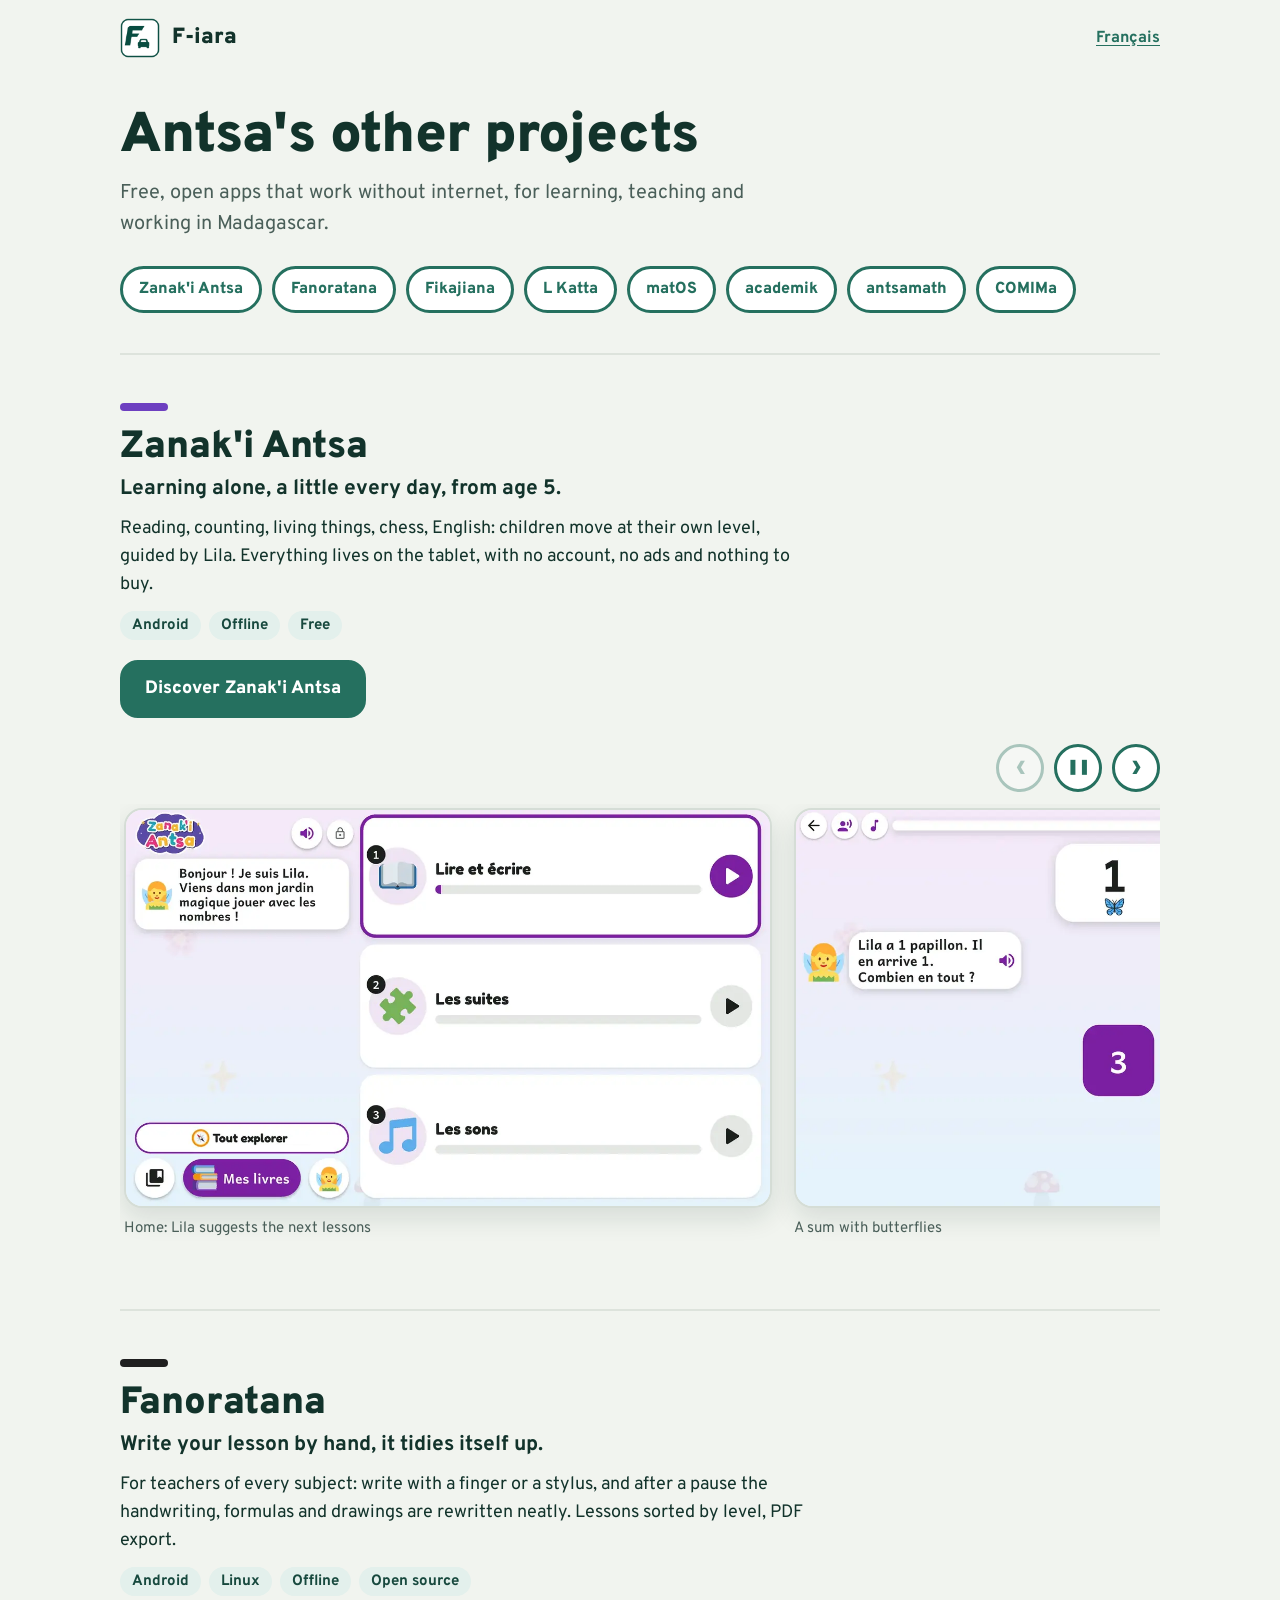
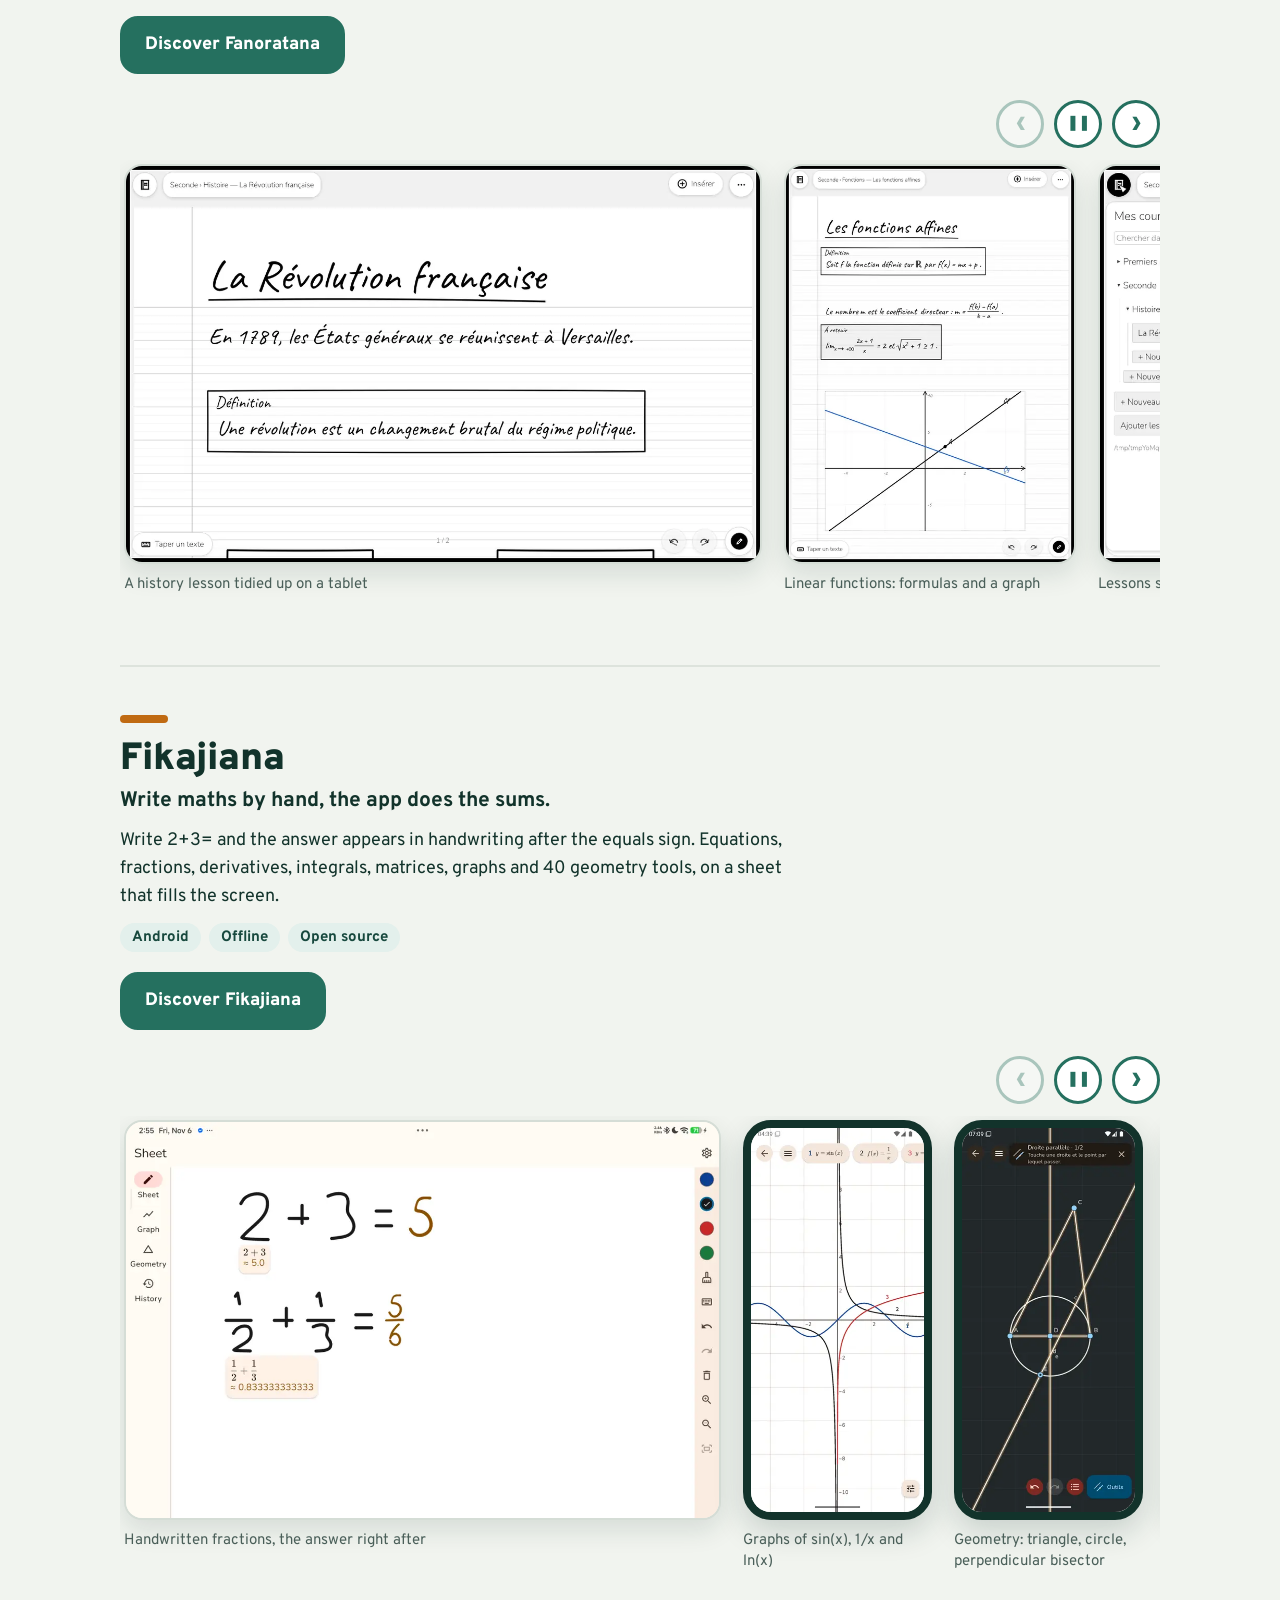
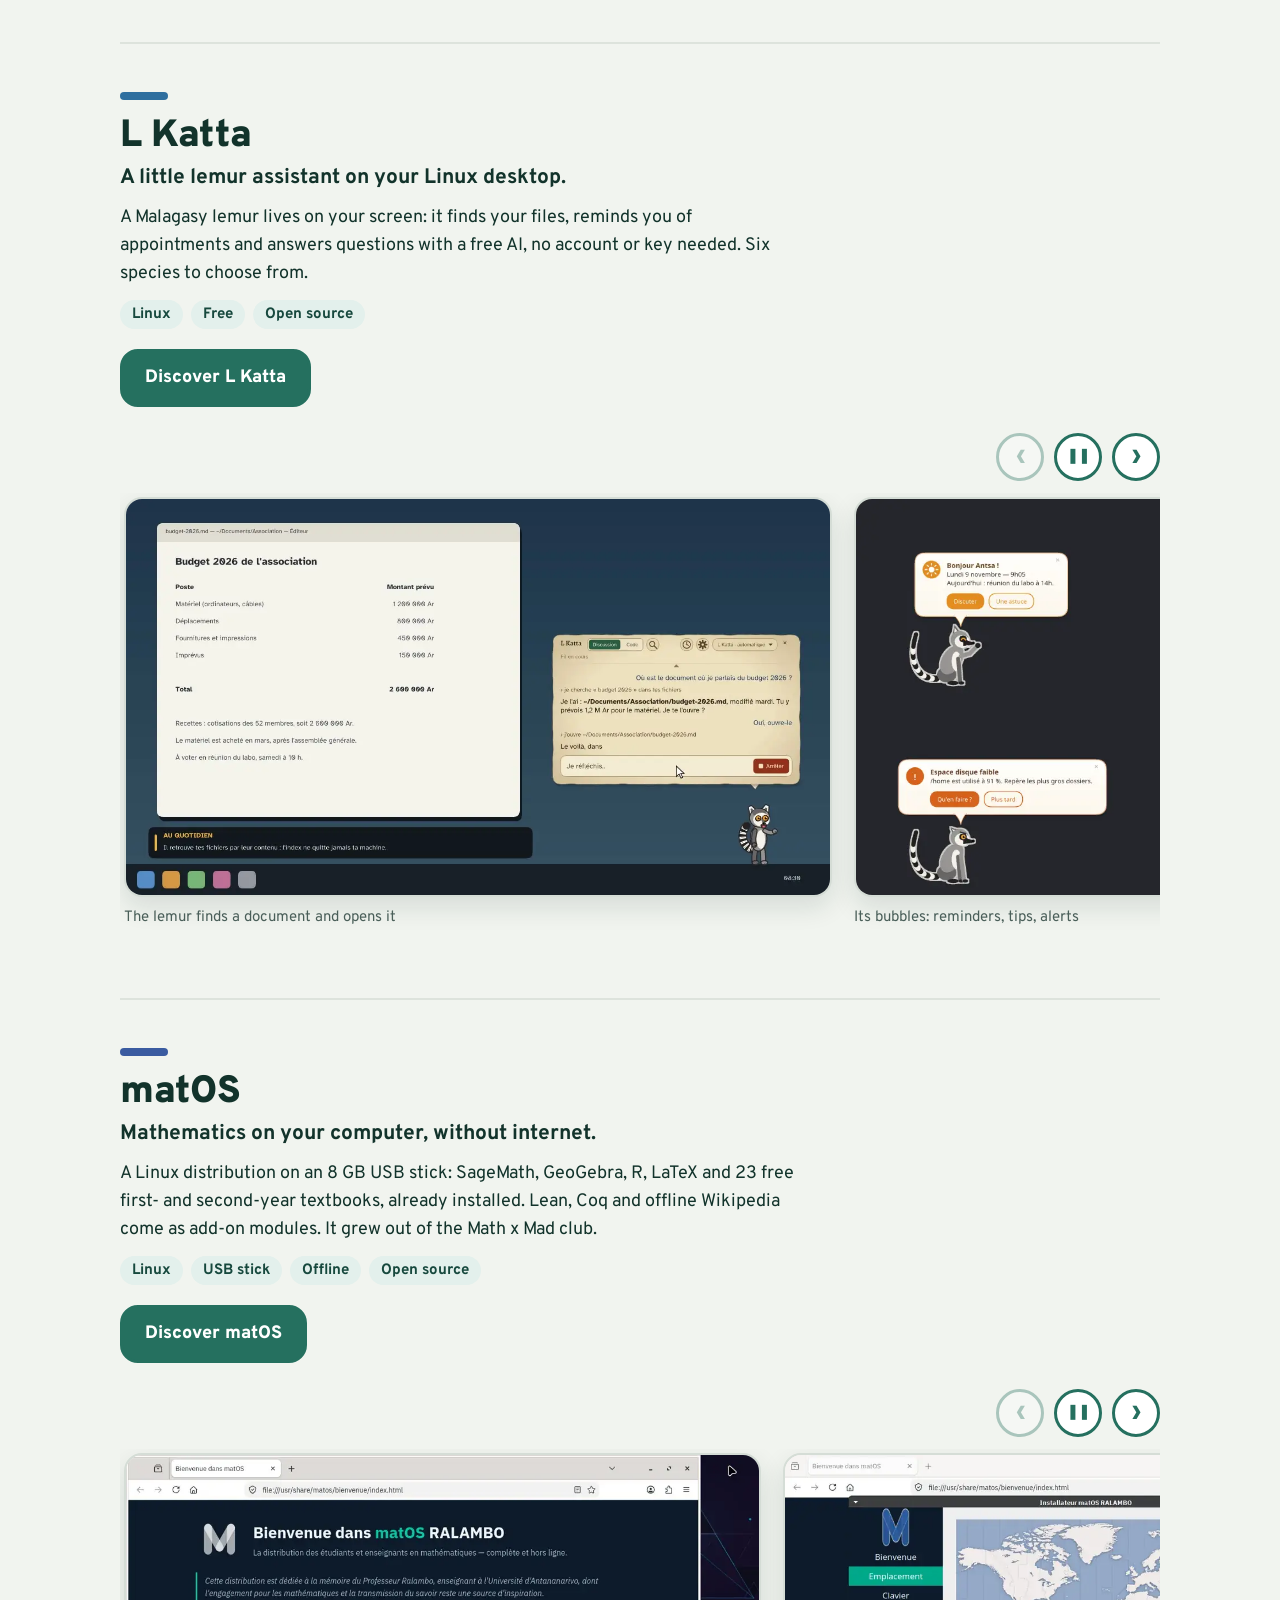
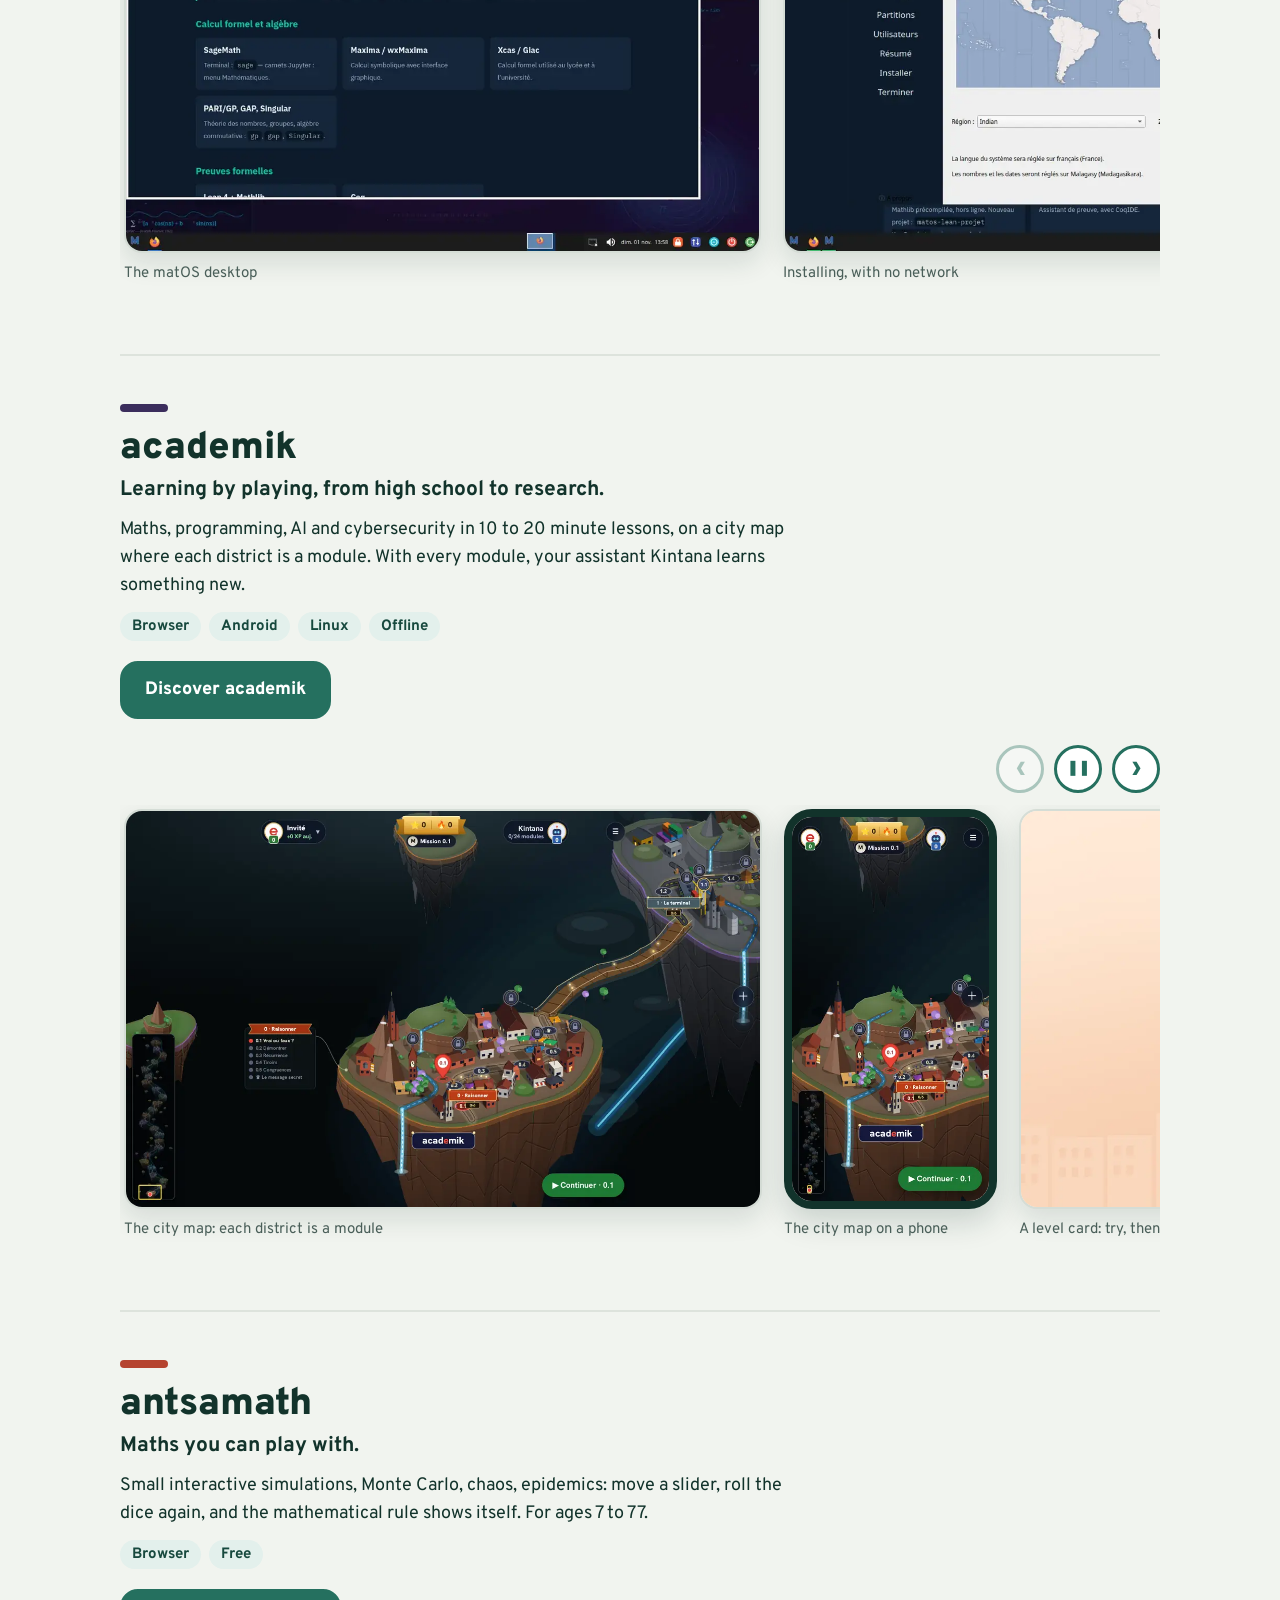
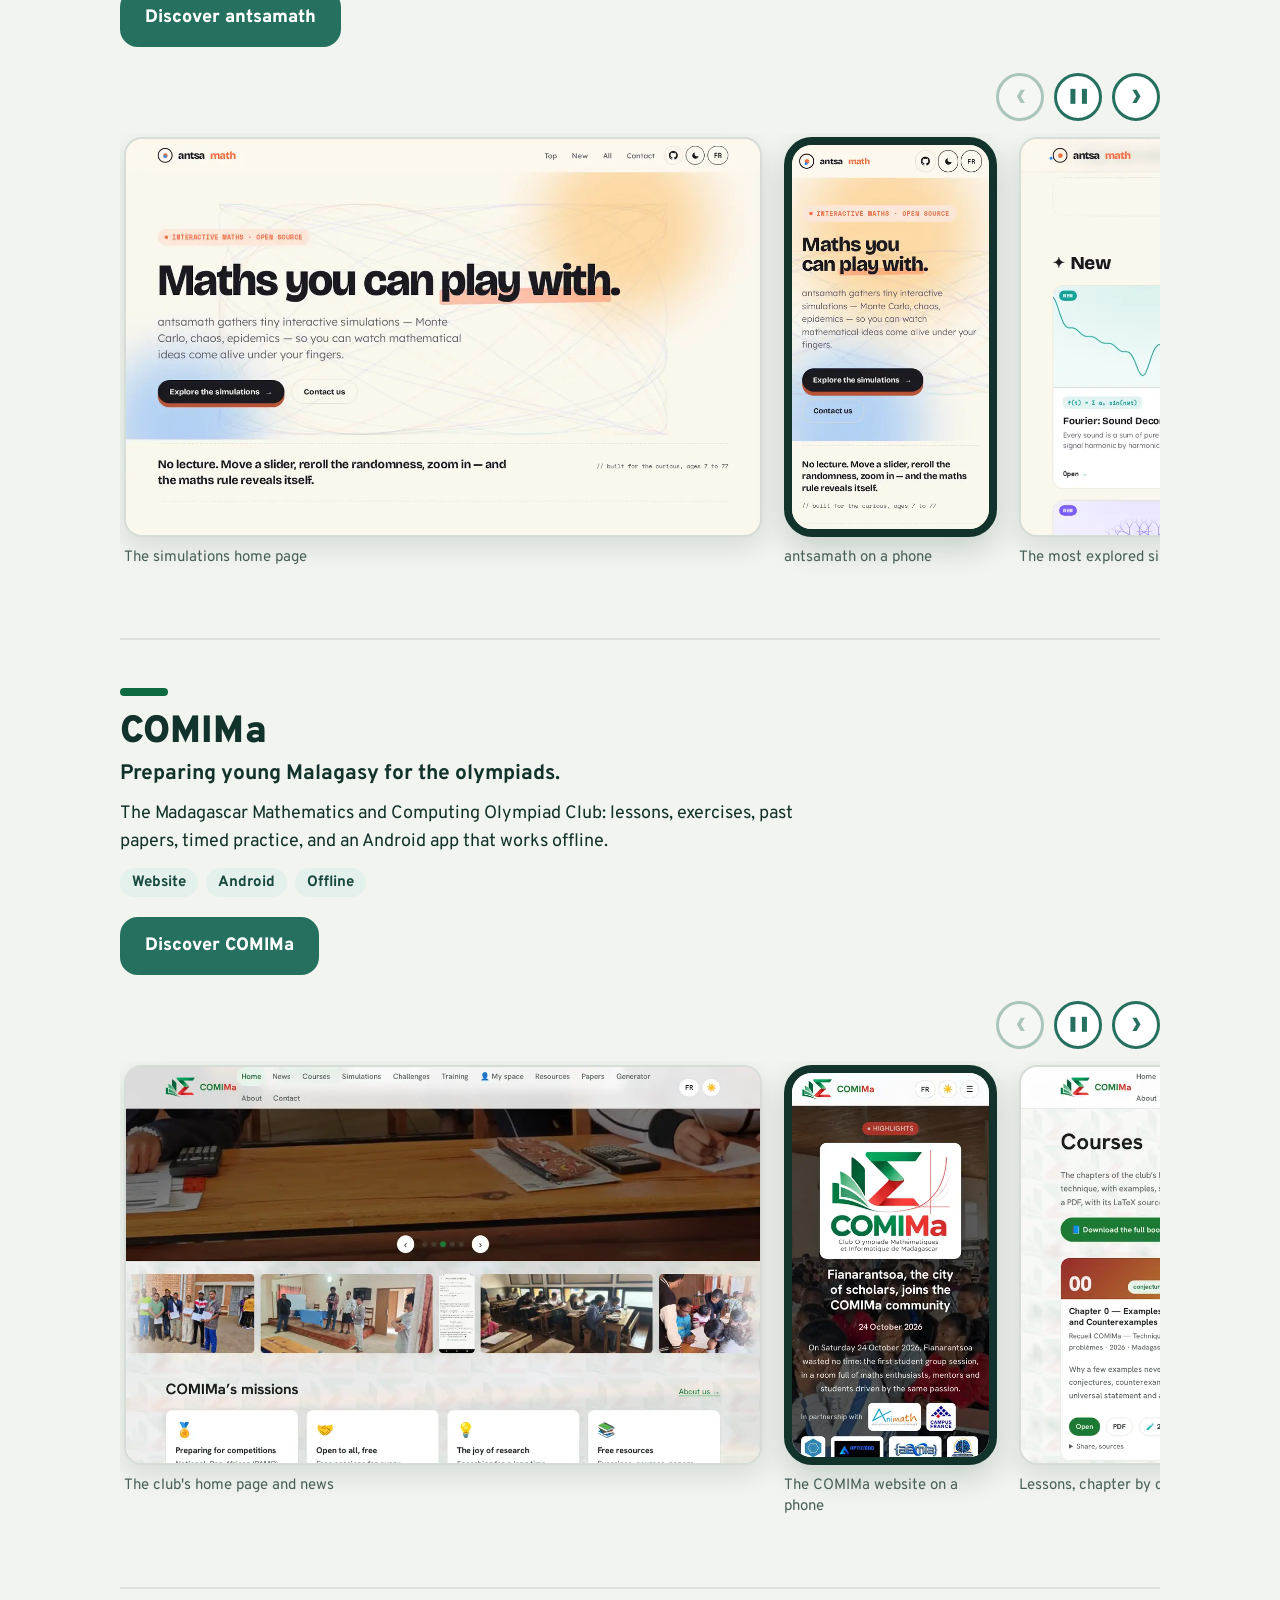
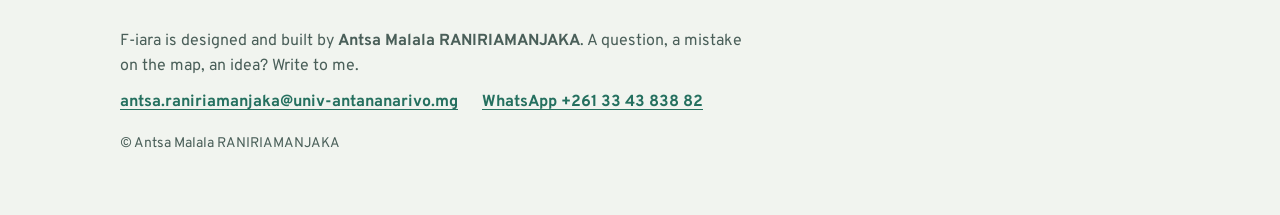
<file: en/projets/index.html>
<!doctype html>
<html lang="en">
<head>
<meta charset="utf-8">
<meta name="viewport" content="width=device-width, initial-scale=1">
<title>Antsa&#x27;s other projects — F-iara</title>
<meta name="description" content="Free, open apps that work without internet, for learning, teaching and working in Madagascar.">
<meta property="og:title" content="Antsa&#x27;s other projects">
<meta property="og:description" content="Free, open apps that work without internet, for learning, teaching and working in Madagascar.">
<meta property="og:image" content="https://f-iara.mg/assets/projets/zanakiantsa-1.webp">
<link rel="icon" href="../../assets/favicon.png">
<link rel="alternate" hreflang="fr" href="../../projets/">
<link rel="stylesheet" href="../../style.css">
<script src="../../defile.js" defer></script>
</head>
<body class="portfolio">
<div class="wrap">
  <header class="top">
    <a class="brand" href="../../en/"><img src="../../assets/icone.png" alt="">F-iara</a>
    <nav class="nav">
      <a class="lang" href="../../projets/" hreflang="fr">Français</a>
    </nav>
  </header>

  <main>
    <div class="p-hero">
      <h1>Antsa&#x27;s other projects</h1>
      <p class="lead">Free, open apps that work without internet, for learning, teaching and working in Madagascar.</p>
      <nav class="p-index" aria-label="Go to a project">
        <ul><li><a href="#zanakiantsa">Zanak&#x27;i Antsa</a></li><li><a href="#fanoratana">Fanoratana</a></li><li><a href="#fikajiana">Fikajiana</a></li><li><a href="#lkatta">L Katta</a></li><li><a href="#matos">matOS</a></li><li><a href="#academik">academik</a></li><li><a href="#antsamath">antsamath</a></li><li><a href="#comima">COMIMa</a></li></ul>
      </nav>
    </div>
<section class="project" id="zanakiantsa" aria-labelledby="zanakiantsa-t" style="--accent:#6d3fc0">
  <div class="project-text">
    <h2 id="zanakiantsa-t">Zanak&#x27;i Antsa</h2>
    <p class="project-lead">Learning alone, a little every day, from age 5.</p>
    <p>Reading, counting, living things, chess, English: children move at their own level, guided by Lila. Everything lives on the tablet, with no account, no ads and nothing to buy.</p>
    <ul class="facts"><li>Android</li><li>Offline</li><li>Free</li></ul>
    <a class="go" href="https://raantss18.github.io/zanakiantsa/">Discover Zanak&#x27;i Antsa</a>
  </div>
  <div class="carousel" data-pause="Stop the slideshow" data-play="Resume the slideshow"><div class="rail-buttons" hidden><button type="button" class="rb-back" aria-label="Previous screenshots">‹</button><button type="button" class="rb-pause" aria-label="Stop the slideshow" aria-pressed="false">❚❚</button><button type="button" class="rb-next" aria-label="Next screenshots">›</button></div><ul class="rail" tabindex="0" aria-label="Screenshots of Zanak&#x27;i Antsa"><li class="shot wide"><figure><img src="../../assets/projets/zanakiantsa-1.webp" width="1236" height="760" decoding="async" alt="Home: Lila suggests the next lessons"><figcaption>Home: Lila suggests the next lessons</figcaption></figure></li><li class="shot wide"><figure><img src="../../assets/projets/zanakiantsa-2.webp" width="1236" height="760" decoding="async" alt="A sum with butterflies"><figcaption>A sum with butterflies</figcaption></figure></li><li class="shot wide"><figure><img src="../../assets/projets/zanakiantsa-3.webp" width="1236" height="760" loading="lazy" decoding="async" alt="A chess puzzle for two"><figcaption>A chess puzzle for two</figcaption></figure></li><li class="shot wide"><figure><img src="../../assets/projets/zanakiantsa-4.webp" width="1236" height="760" loading="lazy" decoding="async" alt="Every topic: reading, numbers, living things, drawing, English…"><figcaption>Every topic: reading, numbers, living things, drawing, English…</figcaption></figure></li><li class="shot wide"><figure><img src="../../assets/projets/zanakiantsa-5.webp" width="1216" height="760" loading="lazy" decoding="async" alt="Ten areas, 424 skills, from preschool to middle school"><figcaption>Ten areas, 424 skills, from preschool to middle school</figcaption></figure></li><li class="shot wide"><figure><img src="../../assets/projets/zanakiantsa-6.webp" width="1216" height="760" loading="lazy" decoding="async" alt="The Zanak&#x27;i Antsa website"><figcaption>The Zanak&#x27;i Antsa website</figcaption></figure></li></ul></div>
</section>
<section class="project" id="fanoratana" aria-labelledby="fanoratana-t" style="--accent:#1f1f1f">
  <div class="project-text">
    <h2 id="fanoratana-t">Fanoratana</h2>
    <p class="project-lead">Write your lesson by hand, it tidies itself up.</p>
    <p>For teachers of every subject: write with a finger or a stylus, and after a pause the handwriting, formulas and drawings are rewritten neatly. Lessons sorted by level, PDF export.</p>
    <ul class="facts"><li>Android</li><li>Linux</li><li>Offline</li><li>Open source</li></ul>
    <a class="go" href="https://raantss18.github.io/Fanoratana/">Discover Fanoratana</a>
  </div>
  <div class="carousel" data-pause="Stop the slideshow" data-play="Resume the slideshow"><div class="rail-buttons" hidden><button type="button" class="rb-back" aria-label="Previous screenshots">‹</button><button type="button" class="rb-pause" aria-label="Stop the slideshow" aria-pressed="false">❚❚</button><button type="button" class="rb-next" aria-label="Next screenshots">›</button></div><ul class="rail" tabindex="0" aria-label="Screenshots of Fanoratana"><li class="shot wide"><figure><img src="../../assets/projets/fanoratana-1.webp" width="1216" height="760" decoding="async" alt="A history lesson tidied up on a tablet"><figcaption>A history lesson tidied up on a tablet</figcaption></figure></li><li class="shot page"><figure><img src="../../assets/projets/fanoratana-2.webp" width="553" height="760" decoding="async" alt="Linear functions: formulas and a graph"><figcaption>Linear functions: formulas and a graph</figcaption></figure></li><li class="shot wide"><figure><img src="../../assets/projets/fanoratana-3.webp" width="1216" height="760" loading="lazy" decoding="async" alt="Lessons sorted by level and chapter"><figcaption>Lessons sorted by level and chapter</figcaption></figure></li><li class="shot page"><figure><img src="../../assets/projets/fanoratana-4.webp" width="537" height="760" loading="lazy" decoding="async" alt="An exported page: table, highlights, curve"><figcaption>An exported page: table, highlights, curve</figcaption></figure></li><li class="shot wide"><figure><img src="../../assets/projets/fanoratana-5.webp" width="1216" height="760" loading="lazy" decoding="async" alt="Insert a table, a curve or a picture"><figcaption>Insert a table, a curve or a picture</figcaption></figure></li><li class="shot wide"><figure><img src="../../assets/projets/fanoratana-6.webp" width="1280" height="400" loading="lazy" decoding="async" alt="Before and after tidying up"><figcaption>Before and after tidying up</figcaption></figure></li><li class="shot wide"><figure><img src="../../assets/projets/fanoratana-7-en.webp" width="1216" height="760" loading="lazy" decoding="async" alt="The Fanoratana website"><figcaption>The Fanoratana website</figcaption></figure></li></ul></div>
</section>
<section class="project" id="fikajiana" aria-labelledby="fikajiana-t" style="--accent:#c06a12">
  <div class="project-text">
    <h2 id="fikajiana-t">Fikajiana</h2>
    <p class="project-lead">Write maths by hand, the app does the sums.</p>
    <p>Write 2+3= and the answer appears in handwriting after the equals sign. Equations, fractions, derivatives, integrals, matrices, graphs and 40 geometry tools, on a sheet that fills the screen.</p>
    <ul class="facts"><li>Android</li><li>Offline</li><li>Open source</li></ul>
    <a class="go" href="https://raantss18.github.io/Fikajiana/">Discover Fikajiana</a>
  </div>
  <div class="carousel" data-pause="Stop the slideshow" data-play="Resume the slideshow"><div class="rail-buttons" hidden><button type="button" class="rb-back" aria-label="Previous screenshots">‹</button><button type="button" class="rb-pause" aria-label="Stop the slideshow" aria-pressed="false">❚❚</button><button type="button" class="rb-next" aria-label="Next screenshots">›</button></div><ul class="rail" tabindex="0" aria-label="Screenshots of Fikajiana"><li class="shot wide"><figure><img src="../../assets/projets/fikajiana-1.webp" width="1139" height="760" decoding="async" alt="Handwritten fractions, the answer right after"><figcaption>Handwritten fractions, the answer right after</figcaption></figure></li><li class="shot phone"><figure><img src="../../assets/projets/fikajiana-2.webp" width="342" height="760" decoding="async" alt="Graphs of sin(x), 1/x and ln(x)"><figcaption>Graphs of sin(x), 1/x and ln(x)</figcaption></figure></li><li class="shot phone"><figure><img src="../../assets/projets/fikajiana-3.webp" width="342" height="760" loading="lazy" decoding="async" alt="Geometry: triangle, circle, perpendicular bisector"><figcaption>Geometry: triangle, circle, perpendicular bisector</figcaption></figure></li><li class="shot wide"><figure><img src="../../assets/projets/fikajiana-4.webp" width="1139" height="760" loading="lazy" decoding="async" alt="Freehand shapes become clean"><figcaption>Freehand shapes become clean</figcaption></figure></li><li class="shot page"><figure><img src="../../assets/projets/fikajiana-5.webp" width="480" height="511" loading="lazy" decoding="async" alt="x+3=4: the answer is written below"><figcaption>x+3=4: the answer is written below</figcaption></figure></li><li class="shot wide"><figure><img src="../../assets/projets/fikajiana-6.webp" width="1360" height="457" loading="lazy" decoding="async" alt="Phone and tablet, light and dark"><figcaption>Phone and tablet, light and dark</figcaption></figure></li><li class="shot wide"><figure><img src="../../assets/projets/fikajiana-7.webp" width="1216" height="760" loading="lazy" decoding="async" alt="The Fikajiana website"><figcaption>The Fikajiana website</figcaption></figure></li></ul></div>
</section>
<section class="project" id="lkatta" aria-labelledby="lkatta-t" style="--accent:#2f6f9f">
  <div class="project-text">
    <h2 id="lkatta-t">L Katta</h2>
    <p class="project-lead">A little lemur assistant on your Linux desktop.</p>
    <p>A Malagasy lemur lives on your screen: it finds your files, reminds you of appointments and answers questions with a free AI, no account or key needed. Six species to choose from.</p>
    <ul class="facts"><li>Linux</li><li>Free</li><li>Open source</li></ul>
    <a class="go" href="https://raantss18.github.io/L-Katta/">Discover L Katta</a>
  </div>
  <div class="carousel" data-pause="Stop the slideshow" data-play="Resume the slideshow"><div class="rail-buttons" hidden><button type="button" class="rb-back" aria-label="Previous screenshots">‹</button><button type="button" class="rb-pause" aria-label="Stop the slideshow" aria-pressed="false">❚❚</button><button type="button" class="rb-next" aria-label="Next screenshots">›</button></div><ul class="rail" tabindex="0" aria-label="Screenshots of L Katta"><li class="shot wide"><figure><img src="../../assets/projets/lkatta-1.webp" width="1280" height="720" decoding="async" alt="The lemur finds a document and opens it"><figcaption>The lemur finds a document and opens it</figcaption></figure></li><li class="shot wide"><figure><img src="../../assets/projets/lkatta-2.webp" width="1260" height="620" decoding="async" alt="Its bubbles: reminders, tips, alerts"><figcaption>Its bubbles: reminders, tips, alerts</figcaption></figure></li><li class="shot wide"><figure><img src="../../assets/projets/lkatta-3.webp" width="900" height="560" loading="lazy" decoding="async" alt="The best free model, picked automatically"><figcaption>The best free model, picked automatically</figcaption></figure></li><li class="shot page"><figure><img src="../../assets/projets/lkatta-4.webp" width="703" height="760" loading="lazy" decoding="async" alt="The six lemurs and their poses"><figcaption>The six lemurs and their poses</figcaption></figure></li><li class="shot wide"><figure><img src="../../assets/projets/lkatta-5.webp" width="896" height="760" loading="lazy" decoding="async" alt="Settings, simple and tidy"><figcaption>Settings, simple and tidy</figcaption></figure></li><li class="shot wide"><figure><img src="../../assets/projets/lkatta-6-en.webp" width="1216" height="760" loading="lazy" decoding="async" alt="The L Katta website"><figcaption>The L Katta website</figcaption></figure></li></ul></div>
</section>
<section class="project" id="matos" aria-labelledby="matos-t" style="--accent:#3a5ba0">
  <div class="project-text">
    <h2 id="matos-t">matOS</h2>
    <p class="project-lead">Mathematics on your computer, without internet.</p>
    <p>A Linux distribution on an 8 GB USB stick: SageMath, GeoGebra, R, LaTeX and 23 free first- and second-year textbooks, already installed. Lean, Coq and offline Wikipedia come as add-on modules. It grew out of the Math x Mad club.</p>
    <ul class="facts"><li>Linux</li><li>USB stick</li><li>Offline</li><li>Open source</li></ul>
    <a class="go" href="https://raantss18.github.io/MatOS/">Discover matOS</a>
  </div>
  <div class="carousel" data-pause="Stop the slideshow" data-play="Resume the slideshow"><div class="rail-buttons" hidden><button type="button" class="rb-back" aria-label="Previous screenshots">‹</button><button type="button" class="rb-pause" aria-label="Stop the slideshow" aria-pressed="false">❚❚</button><button type="button" class="rb-next" aria-label="Next screenshots">›</button></div><ul class="rail" tabindex="0" aria-label="Screenshots of matOS"><li class="shot wide"><figure><img src="../../assets/projets/matos-1.webp" width="1100" height="688" decoding="async" alt="The matOS desktop"><figcaption>The matOS desktop</figcaption></figure></li><li class="shot wide"><figure><img src="../../assets/projets/matos-2.webp" width="1100" height="688" decoding="async" alt="Installing, with no network"><figcaption>Installing, with no network</figcaption></figure></li><li class="shot phone"><figure><img src="../../assets/projets/matos-3.webp" width="390" height="760" loading="lazy" decoding="async" alt="The matOS website on a phone"><figcaption>The matOS website on a phone</figcaption></figure></li><li class="shot wide"><figure><img src="../../assets/projets/matos-4.webp" width="1216" height="760" loading="lazy" decoding="async" alt="The matOS website"><figcaption>The matOS website</figcaption></figure></li><li class="shot wide"><figure><img src="../../assets/projets/matos-5.webp" width="1216" height="760" loading="lazy" decoding="async" alt="What matOS contains"><figcaption>What matOS contains</figcaption></figure></li><li class="shot wide"><figure><img src="../../assets/projets/matos-6.webp" width="1216" height="760" loading="lazy" decoding="async" alt="The beginnings: the Math x Mad club website"><figcaption>The beginnings: the Math x Mad club website</figcaption></figure></li><li class="shot wide"><figure><img src="../../assets/projets/matos-7.webp" width="1216" height="760" loading="lazy" decoding="async" alt="The InfoMath&#x27;X club, where matOS comes from"><figcaption>The InfoMath&#x27;X club, where matOS comes from</figcaption></figure></li></ul></div>
</section>
<section class="project" id="academik" aria-labelledby="academik-t" style="--accent:#3b2d5c">
  <div class="project-text">
    <h2 id="academik-t">academik</h2>
    <p class="project-lead">Learning by playing, from high school to research.</p>
    <p>Maths, programming, AI and cybersecurity in 10 to 20 minute lessons, on a city map where each district is a module. With every module, your assistant Kintana learns something new.</p>
    <ul class="facts"><li>Browser</li><li>Android</li><li>Linux</li><li>Offline</li></ul>
    <a class="go" href="https://raantss18.github.io/academik/">Discover academik</a>
  </div>
  <div class="carousel" data-pause="Stop the slideshow" data-play="Resume the slideshow"><div class="rail-buttons" hidden><button type="button" class="rb-back" aria-label="Previous screenshots">‹</button><button type="button" class="rb-pause" aria-label="Stop the slideshow" aria-pressed="false">❚❚</button><button type="button" class="rb-next" aria-label="Next screenshots">›</button></div><ul class="rail" tabindex="0" aria-label="Screenshots of academik"><li class="shot wide"><figure><img src="../../assets/projets/academik-1.webp" width="1216" height="760" decoding="async" alt="The city map: each district is a module"><figcaption>The city map: each district is a module</figcaption></figure></li><li class="shot phone"><figure><img src="../../assets/projets/academik-2.webp" width="390" height="760" decoding="async" alt="The city map on a phone"><figcaption>The city map on a phone</figcaption></figure></li><li class="shot wide"><figure><img src="../../assets/projets/academik-3.webp" width="1216" height="760" loading="lazy" decoding="async" alt="A level card: try, then check"><figcaption>A level card: try, then check</figcaption></figure></li><li class="shot wide"><figure><img src="../../assets/projets/academik-4.webp" width="800" height="696" loading="lazy" decoding="async" alt="The first sketch of the city map"><figcaption>The first sketch of the city map</figcaption></figure></li></ul></div>
</section>
<section class="project" id="antsamath" aria-labelledby="antsamath-t" style="--accent:#b5432f">
  <div class="project-text">
    <h2 id="antsamath-t">antsamath</h2>
    <p class="project-lead">Maths you can play with.</p>
    <p>Small interactive simulations, Monte Carlo, chaos, epidemics: move a slider, roll the dice again, and the mathematical rule shows itself. For ages 7 to 77.</p>
    <ul class="facts"><li>Browser</li><li>Free</li></ul>
    <a class="go" href="https://raantss18.github.io/antsamath/">Discover antsamath</a>
  </div>
  <div class="carousel" data-pause="Stop the slideshow" data-play="Resume the slideshow"><div class="rail-buttons" hidden><button type="button" class="rb-back" aria-label="Previous screenshots">‹</button><button type="button" class="rb-pause" aria-label="Stop the slideshow" aria-pressed="false">❚❚</button><button type="button" class="rb-next" aria-label="Next screenshots">›</button></div><ul class="rail" tabindex="0" aria-label="Screenshots of antsamath"><li class="shot wide"><figure><img src="../../assets/projets/antsamath-1-en.webp" width="1216" height="760" decoding="async" alt="The simulations home page"><figcaption>The simulations home page</figcaption></figure></li><li class="shot phone"><figure><img src="../../assets/projets/antsamath-2-en.webp" width="390" height="760" decoding="async" alt="antsamath on a phone"><figcaption>antsamath on a phone</figcaption></figure></li><li class="shot wide"><figure><img src="../../assets/projets/antsamath-3-en.webp" width="1216" height="760" loading="lazy" decoding="async" alt="The most explored simulations"><figcaption>The most explored simulations</figcaption></figure></li><li class="shot wide"><figure><img src="../../assets/projets/antsamath-4-en.webp" width="1216" height="760" loading="lazy" decoding="async" alt="Fractals, projectiles, approximating π"><figcaption>Fractals, projectiles, approximating π</figcaption></figure></li><li class="shot wide"><figure><img src="../../assets/projets/antsamath-5-en.webp" width="1216" height="760" loading="lazy" decoding="async" alt="Every simulation, by area"><figcaption>Every simulation, by area</figcaption></figure></li></ul></div>
</section>
<section class="project" id="comima" aria-labelledby="comima-t" style="--accent:#0f6b3f">
  <div class="project-text">
    <h2 id="comima-t">COMIMa</h2>
    <p class="project-lead">Preparing young Malagasy for the olympiads.</p>
    <p>The Madagascar Mathematics and Computing Olympiad Club: lessons, exercises, past papers, timed practice, and an Android app that works offline.</p>
    <ul class="facts"><li>Website</li><li>Android</li><li>Offline</li></ul>
    <a class="go" href="https://www.comima.mg/">Discover COMIMa</a>
  </div>
  <div class="carousel" data-pause="Stop the slideshow" data-play="Resume the slideshow"><div class="rail-buttons" hidden><button type="button" class="rb-back" aria-label="Previous screenshots">‹</button><button type="button" class="rb-pause" aria-label="Stop the slideshow" aria-pressed="false">❚❚</button><button type="button" class="rb-next" aria-label="Next screenshots">›</button></div><ul class="rail" tabindex="0" aria-label="Screenshots of COMIMa"><li class="shot wide"><figure><img src="../../assets/projets/comima-1-en.webp" width="1216" height="760" decoding="async" alt="The club&#x27;s home page and news"><figcaption>The club&#x27;s home page and news</figcaption></figure></li><li class="shot phone"><figure><img src="../../assets/projets/comima-2-en.webp" width="390" height="760" decoding="async" alt="The COMIMa website on a phone"><figcaption>The COMIMa website on a phone</figcaption></figure></li><li class="shot wide"><figure><img src="../../assets/projets/comima-3-en.webp" width="1216" height="760" loading="lazy" decoding="async" alt="Lessons, chapter by chapter"><figcaption>Lessons, chapter by chapter</figcaption></figure></li><li class="shot wide"><figure><img src="../../assets/projets/comima-4-en.webp" width="1216" height="760" loading="lazy" decoding="async" alt="Interactive challenges"><figcaption>Interactive challenges</figcaption></figure></li><li class="shot wide"><figure><img src="../../assets/projets/comima-5-en.webp" width="1216" height="760" loading="lazy" decoding="async" alt="Simulations"><figcaption>Simulations</figcaption></figure></li><li class="shot wide"><figure><img src="../../assets/projets/comima-6-en.webp" width="1216" height="760" loading="lazy" decoding="async" alt="Past competition papers"><figcaption>Past competition papers</figcaption></figure></li><li class="shot wide"><figure><img src="../../assets/projets/comima-7-en.webp" width="1216" height="760" loading="lazy" decoding="async" alt="The COMIMa app to download"><figcaption>The COMIMa app to download</figcaption></figure></li></ul></div>
</section>
  </main>

  <footer>
    <p>F-iara is designed and built by <strong>Antsa Malala RANIRIAMANJAKA</strong>. A question, a mistake on the map, an idea? Write to me.</p>
    <ul class="contact">
      <li><a href="mailto:antsa.raniriamanjaka@univ-antananarivo.mg">antsa.raniriamanjaka@univ-antananarivo.mg</a></li>
      <li><a href="https://wa.me/261334383882">WhatsApp +261 33 43 838 82</a></li>
    </ul>
    <p class="legal">© Antsa Malala RANIRIAMANJAKA</p>
  </footer>
</div>
</body>
</html>
</file>
<file: style.css>
@font-face {
  font-family: "Overpass";
  src: url("assets/Overpass.ttf") format("truetype");
  font-weight: 100 900;
  font-display: swap;
}

:root {
  --green: #25705f;
  --green-dark: #17493e;
  --green-tint: #e3f0ec;
  --plate: #ffffff;
  --ink: #12332b;
  --ink-soft: #4a5f59;
  --paper: #f1f4ef;
  --grey: #b8bfbc;
  --high: #1fa971;
  --medium: #f2c230;
  --low: #f08a24;
  --free: #3d8bd9;
  --jam: #9e2a2b;
  --radius: 28px;
  --border: 6px;
}

* { box-sizing: border-box; }

html { -webkit-text-size-adjust: 100%; }

body {
  margin: 0;
  font-family: "Overpass", system-ui, sans-serif;
  font-size: 18px;
  line-height: 1.55;
  color: var(--ink);
  background: var(--paper);
}

img { max-width: 100%; display: block; }

a { color: var(--green); text-underline-offset: 3px; }

a:focus-visible, button:focus-visible {
  outline: 3px solid var(--ink);
  outline-offset: 3px;
  border-radius: 8px;
}

.wrap { max-width: 1080px; margin: 0 auto; padding: 0 20px; }

/* ---- Top bar ----------------------------------------------------------- */

.top {
  display: flex;
  align-items: center;
  justify-content: space-between;
  padding: 18px 0;
}

.brand {
  display: flex;
  align-items: center;
  gap: 12px;
  font-weight: 900;
  font-size: 22px;
  color: var(--ink);
  text-decoration: none;
}

.brand img { width: 40px; height: 40px; }

.lang { font-weight: 700; font-size: 16px; }

/* ---- Hero: the page opens on a road sign ------------------------------- */

.hero {
  display: grid;
  grid-template-columns: minmax(0, 1fr);
  padding: 24px 0 64px;
}

.sign {
  background: var(--plate);
  border: var(--border) solid var(--green);
  border-radius: 44px;
  padding: 36px 40px 40px;
  box-shadow: 0 14px 40px rgba(18, 51, 43, 0.14);
}

.sign-head {
  display: flex;
  align-items: flex-start;
  justify-content: space-between;
  gap: 16px;
}

.sign-p {
  font-weight: 900;
  font-size: clamp(96px, 16vw, 150px);
  line-height: 0.82;
  color: var(--green);
}

.sign-arrow { width: clamp(56px, 9vw, 84px); margin-top: 8px; }

h1 {
  margin: 22px 0 12px;
  font-weight: 900;
  font-size: clamp(34px, 5.4vw, 56px);
  line-height: 1.04;
  letter-spacing: -0.01em;
}

.lead { margin: 0 0 26px; font-size: 20px; color: var(--ink-soft); max-width: 34em; }

.download {
  display: inline-flex;
  align-items: center;
  gap: 14px;
  padding: 16px 26px;
  border-radius: 20px;
  background: var(--green);
  color: var(--plate);
  font-weight: 800;
  font-size: 20px;
  text-decoration: none;
}

.download:hover { background: var(--green-dark); }

.download small { display: block; font-weight: 600; font-size: 14px; opacity: 0.85; }

.download-alt { margin: 14px 0 0; font-size: 15px; color: var(--ink-soft); }

.soon {
  display: inline-block;
  padding: 14px 22px;
  border-radius: 20px;
  background: var(--green-tint);
  color: var(--green-dark);
  font-weight: 800;
}

/* ---- Sections ---------------------------------------------------------- */

section { padding: 56px 0; }

section + section { border-top: 2px solid #dde3dc; }

h2 {
  margin: 0 0 18px;
  font-weight: 900;
  font-size: clamp(28px, 3.6vw, 38px);
  line-height: 1.1;
}

.nav { display: flex; align-items: center; gap: 22px; }

.nav a { font-weight: 700; font-size: 16px; }

/* ---- Partners: the reverse plate, right under the announcement -------- */

.partners {
  margin: 0 0 8px;
  padding: 40px 40px 36px;
  background: var(--green);
  color: var(--plate);
  border-radius: 44px;
  border: var(--border) solid var(--plate);
  box-shadow: 0 0 0 3px var(--green), 0 14px 40px rgba(18, 51, 43, 0.18);
}

.partners + section { border-top: 0; }

.partners h2 { max-width: 20em; }

.partners-lead { margin: 0 0 28px; font-size: 20px; max-width: 36em; opacity: 0.92; }

.offers {
  list-style: none;
  margin: 0 0 30px;
  padding: 0;
  display: grid;
  grid-template-columns: repeat(3, minmax(0, 1fr));
}

.offers li { padding: 4px 26px 0; border-left: 2px solid rgba(255, 255, 255, 0.35); }

.offers li:first-child { padding-left: 0; border-left: 0; }

.offers h3 { margin: 0 0 6px; font-size: 21px; font-weight: 900; }

.offers p { margin: 0; font-size: 17px; opacity: 0.9; }

.partners-cta { display: flex; flex-wrap: wrap; align-items: center; gap: 14px 24px; }

.partners-cta p { margin: 0; font-size: 16px; max-width: 30em; opacity: 0.9; }

.cta {
  display: inline-block;
  padding: 14px 26px;
  border-radius: 20px;
  background: var(--plate);
  color: var(--green-dark);
  font-weight: 900;
  font-size: 19px;
  text-decoration: none;
}

.cta:hover { background: var(--green-tint); }

.partners a:focus-visible { outline-color: var(--plate); }

/* ---- What Fiara does: six short lines, each with its sign ------------- */

.features {
  list-style: none;
  margin: 0;
  padding: 0;
  display: grid;
  grid-template-columns: repeat(3, minmax(0, 1fr));
  gap: 34px 32px;
}

.features svg {
  width: 44px;
  height: 44px;
  padding: 7px;
  border: 4px solid var(--green);
  border-radius: 14px;
  background: var(--plate);
  fill: none;
  stroke: var(--green);
  stroke-width: 2.2;
  stroke-linecap: round;
  stroke-linejoin: round;
}

.features h3 { margin: 12px 0 4px; font-size: 20px; font-weight: 800; }

.features p { margin: 0; color: var(--ink-soft); font-size: 17px; }

.shots {
  list-style: none;
  margin: 0;
  padding: 0;
  display: grid;
  grid-template-columns: repeat(3, minmax(0, 1fr));
  gap: 24px;
}

.shots img {
  display: block;
  width: 100%;
  height: auto;
  border-radius: 20px;
  box-shadow: 0 12px 30px rgba(18, 51, 43, 0.14);
}

.privacy p { margin: 0; max-width: 40em; font-size: 19px; }

.releases { display: grid; gap: 22px; max-width: 46em; }

.release h3 { margin: 0; font-size: 21px; font-weight: 800; }

.release time { color: var(--ink-soft); font-size: 15px; }

.release p { margin: 6px 0 0; }

.all { margin: 22px 0 0; font-weight: 700; }

.checksum { font-size: 14px; color: var(--ink-soft); overflow-wrap: anywhere; }

footer { padding: 40px 0 48px; border-top: 2px solid #dde3dc; font-size: 16px; color: var(--ink-soft); }

footer p { margin: 0 0 12px; max-width: 40em; }

.contact { list-style: none; margin: 0 0 18px; padding: 0; display: flex; flex-wrap: wrap; gap: 8px 24px; }

.contact a { font-weight: 700; }

.legal { font-size: 14px; }

/* ---- Other projects (page /projets/) -------------------------------- */

.nav-more { white-space: nowrap; }

.p-hero { padding: 24px 0 40px; }

.p-hero h1 { margin-top: 8px; max-width: 14em; }

.p-index ul {
  list-style: none;
  margin: 0;
  padding: 0;
  display: flex;
  flex-wrap: wrap;
  gap: 10px;
}

.p-index a {
  display: inline-block;
  padding: 8px 16px;
  border: 3px solid var(--green);
  border-radius: 999px;
  background: var(--plate);
  font-weight: 800;
  font-size: 16px;
  text-decoration: none;
}

.p-index a:hover { background: var(--green-tint); }

.project {
  display: grid;
  grid-template-columns: minmax(0, 1fr);
  padding: 48px 0 52px;
  border-top: 2px solid #dde3dc;
  scroll-margin-top: 12px;
}

.project-text { max-width: 38em; }

.project h2 { margin: 0 0 6px; }

.project h2::before {
  content: "";
  display: block;
  width: 48px;
  height: 8px;
  margin-bottom: 16px;
  border-radius: 4px;
  background: var(--accent, var(--green));
}

.project-lead { margin: 0 0 10px; font-size: 21px; font-weight: 700; line-height: 1.35; }

.project-text p { margin: 0 0 12px; }

.facts { list-style: none; margin: 4px 0 20px; padding: 0; display: flex; flex-wrap: wrap; gap: 8px; }

.facts li {
  padding: 3px 12px;
  border-radius: 999px;
  background: var(--green-tint);
  color: var(--green-dark);
  font-size: 15px;
  font-weight: 700;
}

.go {
  display: inline-block;
  padding: 12px 22px;
  border: 3px solid var(--green);
  border-radius: 18px;
  background: var(--green);
  color: var(--plate);
  font-weight: 800;
  text-decoration: none;
}

.go:hover { background: var(--green-dark); border-color: var(--green-dark); }

.carousel { position: relative; margin-top: 26px; }

.rail-buttons { display: flex; justify-content: flex-end; gap: 10px; margin-bottom: 12px; }

.rail-buttons[hidden], .rail-buttons button[hidden] { display: none; }

.rail-buttons button {
  width: 48px;
  height: 48px;
  display: grid;
  place-items: center;
  padding: 0;
  border: 3px solid var(--green);
  border-radius: 50%;
  background: var(--plate);
  color: var(--green);
  font: 900 26px/1 "Overpass", system-ui, sans-serif;
  cursor: pointer;
}

.rail-buttons .rb-pause { font-size: 15px; letter-spacing: -1px; }

.rail-buttons button:hover:not(:disabled) { background: var(--green-tint); }

.rail-buttons button:disabled { opacity: 0.35; cursor: default; }

/* The strip of screenshots: swiped with a finger, scrolled with the arrows. */
.rail {
  position: relative;
  align-items: flex-start;
  list-style: none;
  margin: 0;
  padding: 4px 4px 18px;
  display: flex;
  gap: 22px;
  overflow-x: auto;
  scroll-snap-type: x mandatory;
  scroll-padding: 0 4px;
  overscroll-behavior-x: contain;
  scrollbar-width: thin;
  scrollbar-color: var(--grey) transparent;
}

.rail:focus-visible { outline: 3px solid var(--ink); outline-offset: 4px; border-radius: 12px; }

.shot { flex: none; scroll-snap-align: start; }

.shot figure { margin: 0; display: grid; gap: 10px; }

.shot img {
  height: clamp(250px, 40vw, 400px);
  width: auto;
  max-width: none;
  background: var(--plate);
}

.shot.wide img, .shot.page img {
  border: 2px solid #d5ddd6;
  border-radius: 18px;
  box-shadow: 0 10px 26px rgba(18, 51, 43, 0.12);
}

.shot.phone img {
  border: 8px solid var(--ink);
  border-radius: 28px;
  box-shadow: 0 12px 30px rgba(18, 51, 43, 0.18);
}

.shot figcaption {
  width: 0;
  min-width: 100%;
  font-size: 15px;
  line-height: 1.4;
  color: var(--ink-soft);
}

/* F-iara's own screenshots, inside the sign, above the download button. */
.sign .carousel { margin: 0 0 26px; }

.sign .shot.phone img { height: clamp(300px, 34vw, 380px); }

.sign .lead { margin-bottom: 0; }

/* ---- Small screens ----------------------------------------------------- */

@media (max-width: 820px) {
  .hero { padding-bottom: 40px; }
  .features { grid-template-columns: 1fr 1fr; }
  .shots { grid-template-columns: 1fr; gap: 20px; max-width: 520px; }
  .sign { padding: 26px 24px 30px; border-radius: 34px; }
  .partners { padding: 30px 22px 28px; border-radius: 34px; }
  .offers { grid-template-columns: 1fr; gap: 20px; }
  .offers li { padding: 0; border-left: 0; }
}

@media (max-width: 820px) {
  .project .rail { margin: 0 -20px; padding: 4px 20px 18px; scroll-padding: 0 20px; gap: 16px; }
  .sign .rail { margin: 0 -24px; padding: 4px 24px 18px; scroll-padding: 0 24px; gap: 14px; }
  .sign .shot.phone img { height: min(56vh, 400px); }
  .rail-buttons button { width: 42px; height: 42px; }
  .rail { align-items: center; }
  .shot.wide img { height: auto; width: min(86vw, 560px); }
  .shot.page img { height: min(50vh, 360px); }
  .shot.phone img { height: min(50vh, 360px); border-width: 6px; border-radius: 22px; }
}

@media (max-width: 520px) {
  .features { grid-template-columns: 1fr; gap: 26px; }
  .nav { gap: 14px; }
  .nav-more { display: none; }
  .project-lead { font-size: 19px; }
  .p-index ul { gap: 8px; }
  .p-index a { padding: 5px 12px; border-width: 2px; font-size: 15px; }
  .project { padding: 36px 0 40px; }
}

@media (prefers-reduced-motion: no-preference) {
  .download { transition: background 0.15s; }
}
</file>
